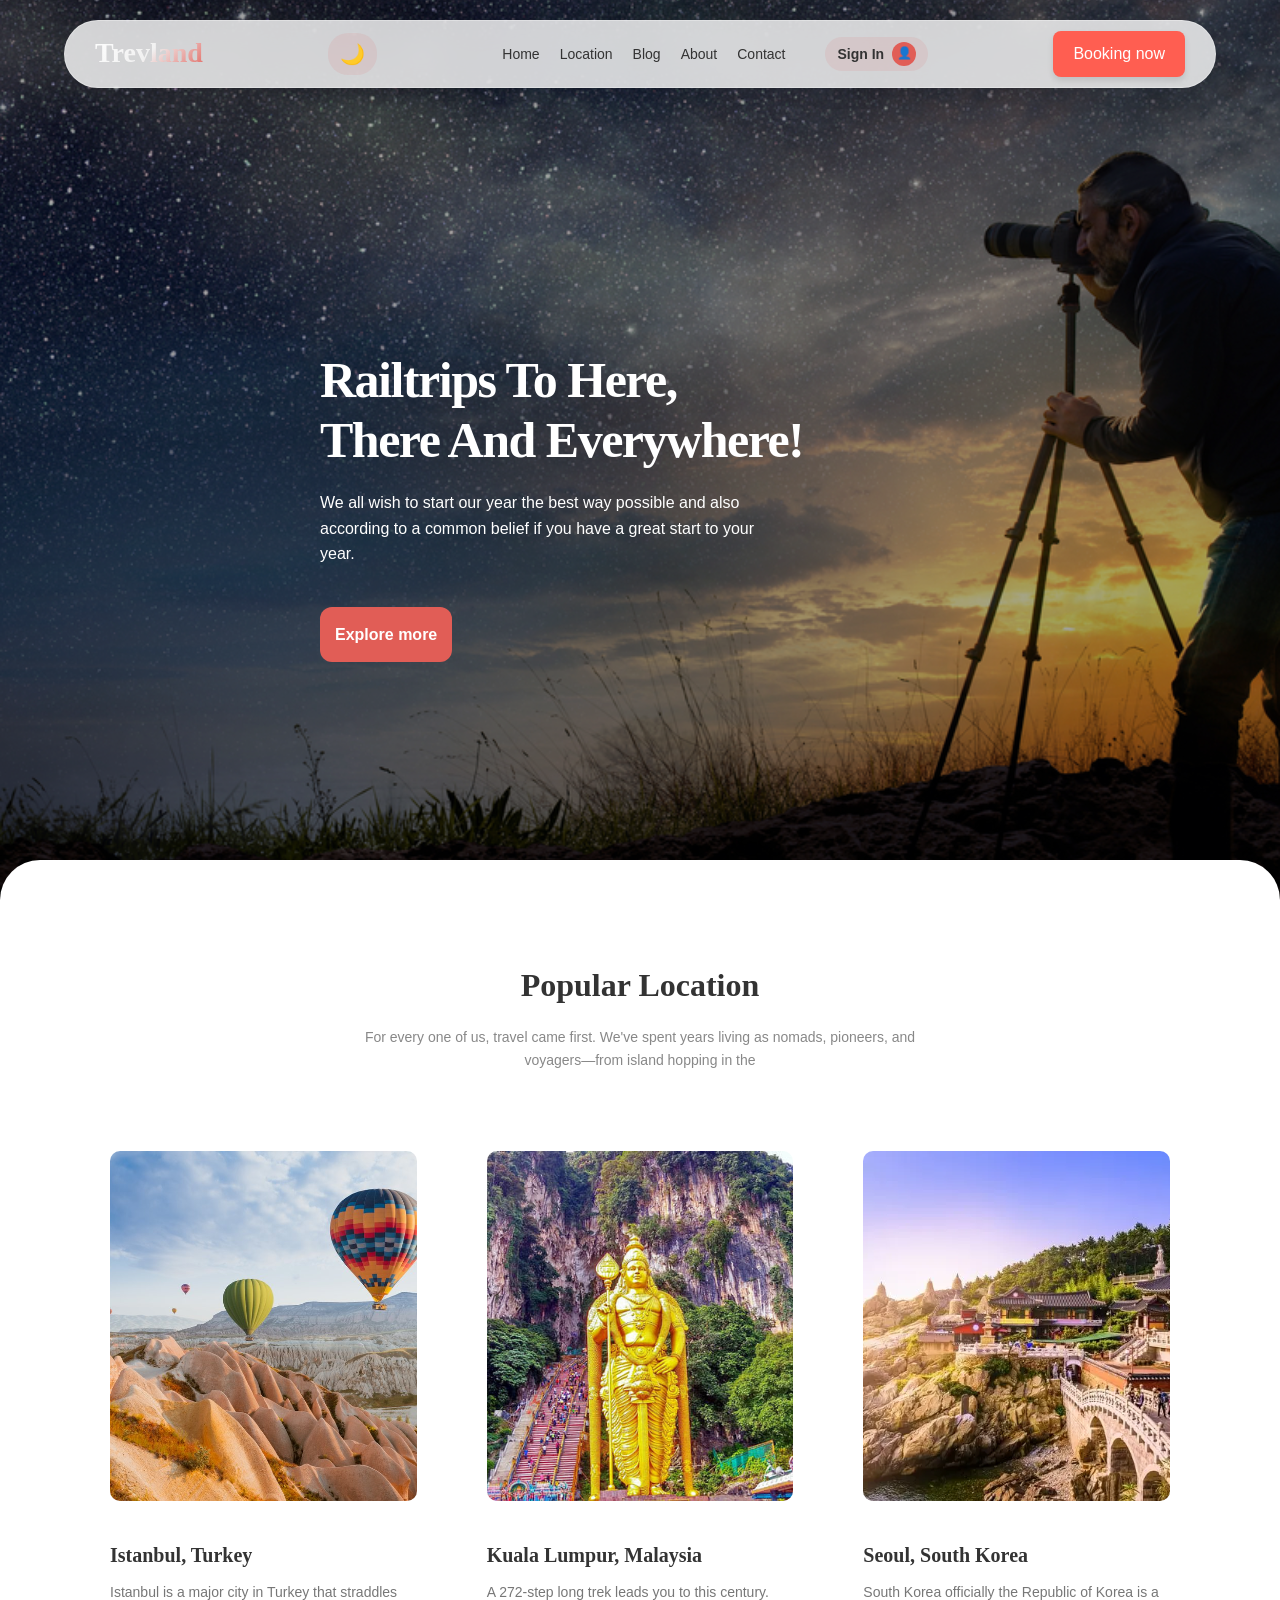
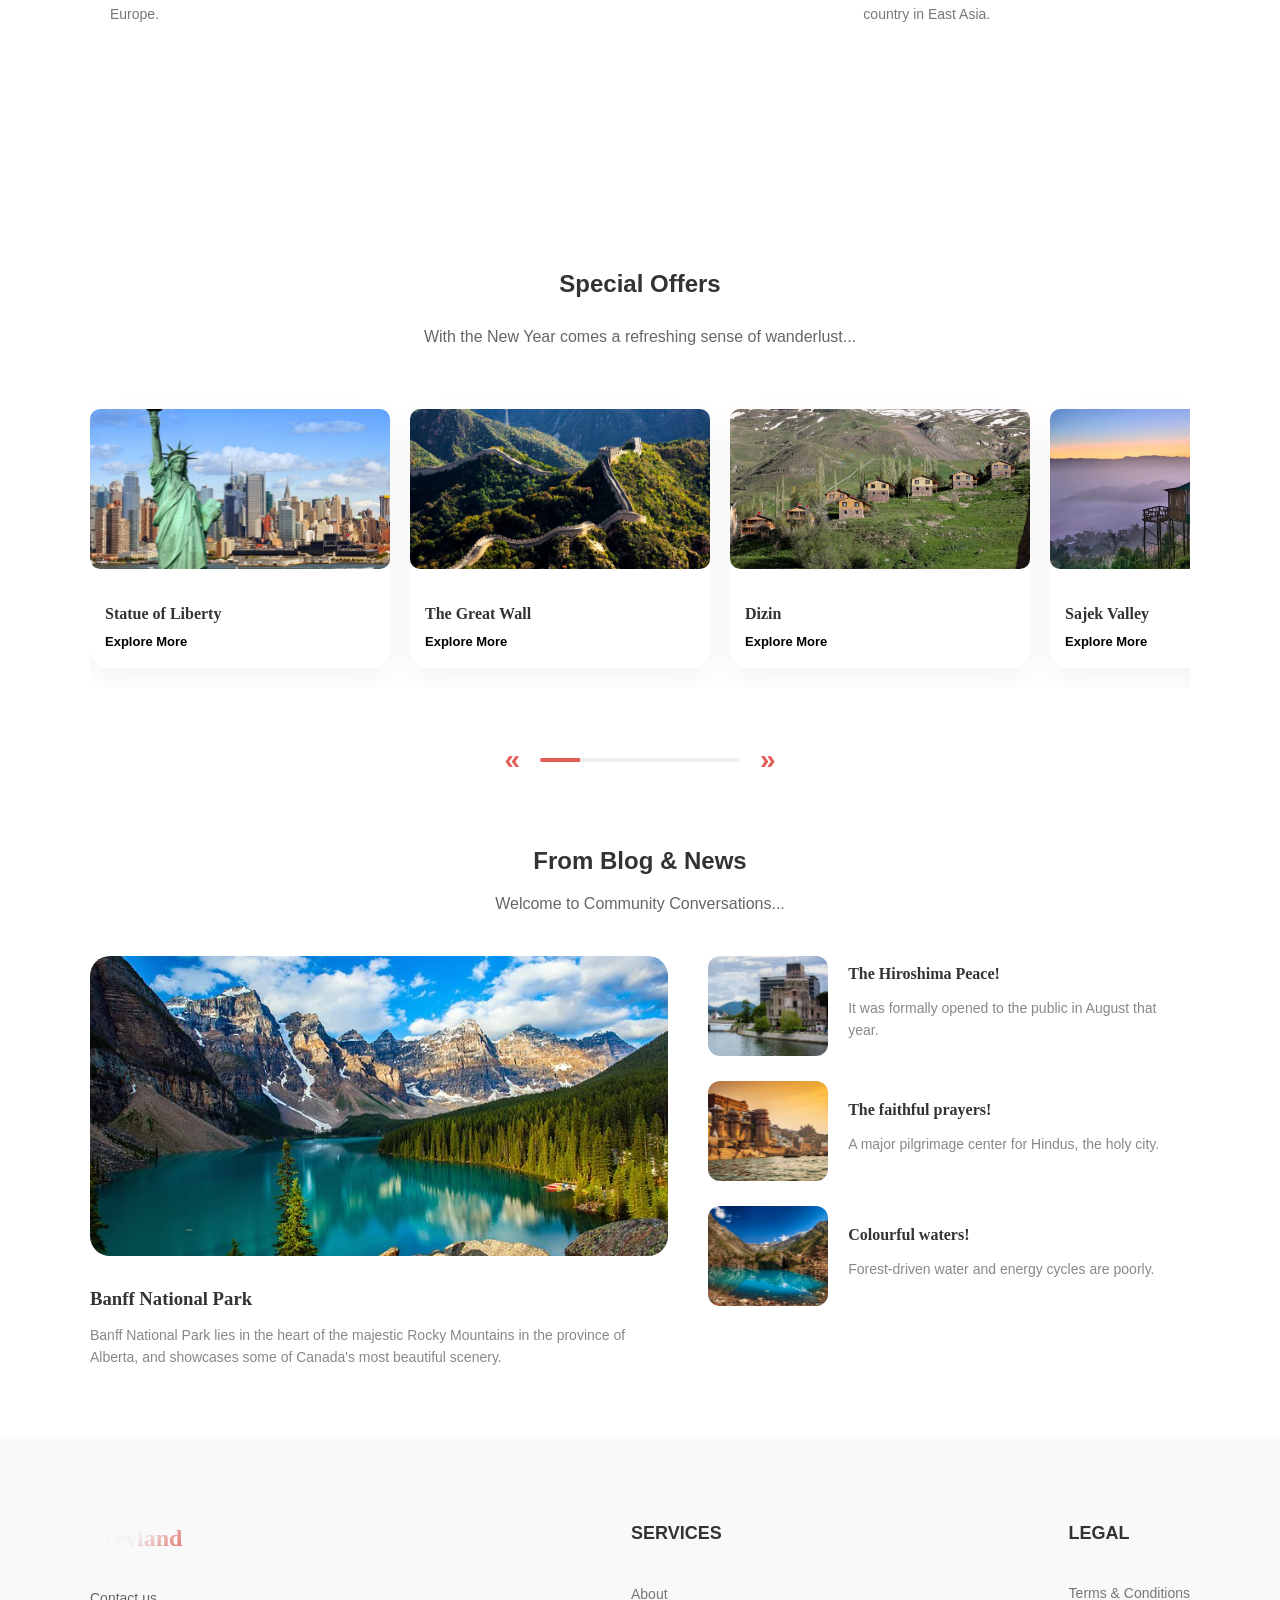
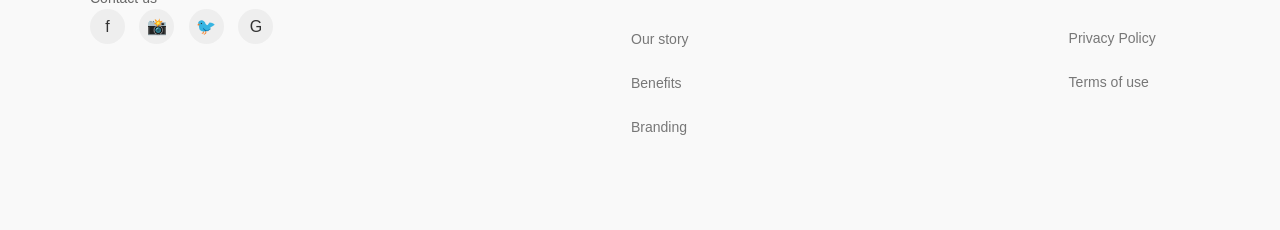
<file: index.html>
<!DOCTYPE html>
<html lang="en">
<head>
    <link rel="stylesheet" href="https://unpkg.com/aos@next/dist/aos.css" />
    <meta charset="UTF-8">
   <meta name="viewport" content="width=device-width, initial-scale=1.0">
    <title>Traveland - Your Journey Starts Here</title>
    <link rel="stylesheet" href="css/main.css">
</head>
<body>
        </header>
    <div class="header-wrapper">
    <header class="header-pill">
        <span id="hamburger-btn" style="cursor: pointer; font-size: 30px; color: white; display: none;">≡</span>
        <div class="logo">Trevland</div>
        <div id="main-user-btn">
    <span id="theme-toggle" style="cursor: pointer; font-size: 20px;">🌙</span>
</div>
        <nav>
            <ul>
                <li><a href="#home">Home</a></li>
                <li><a href="#location">Location</a></li>
                <li><a href="#blog-section">Blog</a></li>
                <li><a href="#footer">About</a></li>
                <li><a href="#footer">Contact</a></li>
                <li class="nav-user-item">
                    <a id="main-user-btn" onclick="gatekeeper(event)">
                        <span id="user-name-label">Sign In</span>
                        <div class="user-avatar-mini">👤</div>
                    </a>
                </li>
            </ul>
        </nav>

        <a href="booking.html" class="btn-top">Booking now</a>
    </header>
</div>

<style>
.header-wrapper {
    position: fixed;
    top: 20px; 
    left: 0;
    width: 100%;
    z-index: 9999;
    display: flex;
    justify-content: center; 
    pointer-events: none; 
}

.header-pill {
    pointer-events: auto; 
    display: flex;
    justify-content: space-between;
    align-items: center;
    width: 90%; 
    max-width: 1200px;
    padding: 10px 30px;
    background: rgba(255, 255, 255, 0.8); 
    backdrop-filter: blur(15px); 
    border: 1px solid rgba(255, 255, 255, 0.3);
    border-radius: 50px; 
    box-shadow: 0 10px 30px rgba(0, 0, 0, 0.1);
}

.header-pill nav ul {
    display: flex;
    list-style: none;
    gap: 20px;
    margin: 0;
    padding: 0;
    align-items: center;
}

.header-pill nav ul li a {
    text-decoration: none;
    color: #333;
    font-weight: 500;
    font-size: 14px;
    transition: 0.3s;
}

.header-pill nav ul li a:hover {
    color: #e15d56;
}

#main-user-btn {
    display: flex;
    align-items: center;
    gap: 8px;
    background: rgba(225, 93, 86, 0.1);
    padding: 5px 12px;
    border-radius: 20px;
    cursor: pointer;
}

.user-avatar-mini {
    background: #e15d56;
    color: white;
    width: 24px;
    height: 24px;
    border-radius: 50%;
    display: flex;
    align-items: center;
    justify-content: center;
    font-size: 12px;
}

#home {
    width: 100%;
    min-height: 100vh;
    display: flex;
    align-items: center;
    justify-content: flex-start;  
    position: relative;
    background: url('img/nebo.svg') center/cover no-repeat;
    padding-top: 120px;
    color: #fff;  
}

#home::before {
    content: "";
    position: absolute;
    inset: 0;
    background: rgba(0,0,0,0.35); 
    z-index: 0;
}

#home > * {
    position: relative;
    z-index: 1;
}

.container {
    max-width: 1140px;
    margin: 0 auto;    
    padding: 0 20px;   
    position: relative;
    z-index: 1;
}

.hero-content {
    max-width: 600px;
    text-align: left;
    margin: 0;
    padding-left: 40px; 
}

.hero-content h1,
.hero-content p {
    color: #fff; 
}

#home .container {
    margin-left: 260px;  
    margin-right: auto; 
}

body.dark-mode {
    background-color: #121212; 
    color: #ffffff;            
}
 
body.dark-mode section, 
body.dark-mode .container,
body.dark-mode div:not(.header-pill) { 
    background-color: transparent; 
}

body {
    transition: background-color 0.4s ease, color 0.4s ease;
}

.special-offers .explore-more {
    color: #000;
}

.btn-details {
    color: #000; 
    text-decoration: none;
    transition: 0.3s;
}

body.dark-mode .btn-details {
    color: #fff !important; 
}

body.dark-mode .offer-info h3 {
    color: #fff !important;
}
body.dark-mode .progress-bar {
    background: rgba(255, 255, 255, 0.1) !important; 
}

body.dark-mode .progress-fill {
    background: #e15d56 !important; 
    box-shadow: 0 0 10px #e15d56;    
}

body.dark-mode .prev-btn, 
body.dark-mode .next-btn {
    color: #e15d56 !important;
}
body.dark-mode .pagination-arrows {
    color: #e15d56;
}
body.dark-mode .header-pill {
    background: rgba(255, 255, 255, 0.15); 
    backdrop-filter: blur(15px); 
    border: 1px solid rgba(255, 255, 255, 0.3);
    box-shadow: 0 10px 30px rgba(0, 0, 0, 0.1);
}

body.dark-mode .header-pill nav ul li a {
    color: #fff; 
}

body.dark-mode footer.footer {
    background: #121212 !important; 
    color: #ffffff !important;
}

body.dark-mode .footer-brand p,
body.dark-mode .footer-links a {
    color: #ccc !important; 
}

body.dark-mode .footer-links h4 {
    color: #fff !important;
}

@media (max-width: 768px) {
    #home .container {
        margin-left: 20px; 
    }
}
@media (max-width: 768px) {
    
    .header-pill {
        width: 95% !important; 
        max-width: none;
        padding: 6px 15px !important; 
        border-radius: 40px; 
        top: 10px; 
        justify-content: space-between !important; 
    }

    .header-pill .logo {
        font-size: 15px !important;
        margin-right: 0px !important;
    }

    #theme-toggle {
        font-size: 14px !important;
        margin-right: 8px !important; 
    }

    .header-pill nav ul {
        gap: 5px !important; 
    }

    .header-pill nav ul li a {
        font-size: 10px !important;
        letter-spacing: 0;
    }

    .header-pill .btn-booking-p, 
    .header-pill .booking-btn {
        padding: 6px 12px !important; 
        font-size: 10px !important;    
        border-radius: 20px;
        margin-left: 0;
    }
}
@media (max-width: 768px) {
    .header-pill {
        position: fixed !important;
        top: 0 !important;
        left: 0 !important;
        width: 100% !important;
        height: 60px !important;
        background: #ffffff !important;
        display: flex !important;
        flex-direction: row !important;
        justify-content: space-between !important;
        align-items: center !important;
        padding: 0 15px !important;
        box-shadow: 0 2px 10px rgba(0,0,0,0.1) !important;
        border-radius: 0 !important;
        z-index: 3000;
        border: none !important;
    }

    body.dark-mode .header-pill {
        background: #1a1a1a !important;
    }

    .logo {
        font-size: 22px !important;
    font-weight: 700 !important;
        color: #111 !important;
        order: 1 !important; 
        letter-spacing: 0.5px;
    }

    body.dark-mode .logo { color: #fff !important; }

    #main-user-btn {
        display: flex !important;
        align-items: center !important;
        order: 2 !important;
        margin-left: auto !important; 
        margin-right: 10px !important;
    }

    #theme-toggle {
        font-size: 18px !important;
        color: #333 !important;
    }
    body.dark-mode #theme-toggle { color: #fff !important; }

    .btn-top {
        display: none !important;
        order: 3 !important;
        height: 30px !important;      
        padding: 0 12px !important;    
        font-size: 11px !important;
        background: #ff5a5f !important;
        color: white !important;
        border-radius: 6px !important;
        align-items: center !important;
        justify-content: center !important;
        margin-right: 10px !important;
        white-space: nowrap !important;
    }

    #hamburger-btn {
        display: block !important;
        order: 4 !important;
        font-size: 28px !important;
        color: #333 !important; 
        line-height: 1 !important;
    }
    body.dark-mode #hamburger-btn { color: #fff !important; }

    .header-pill nav {
        position: fixed !important;
        top: 60px !important;
        right: -100% !important;
        width: 100% !important; 
        height: calc(100vh - 60px) !important;
        background: #111 !important;
        display: flex !important;
        flex-direction: column !important;
        padding: 40px 20px !important;
        transition: 0.4s ease-in-out !important;
        z-index: 2500 !important;
    }

    /* Когда меню открыто (через JS) */
    .header-pill.mobile-active nav {
        right: 0 !important;
    }

    .header-pill nav ul {
        flex-direction: column !important;
        gap: 25px !important;
    }

    .header-pill nav ul li a {
        color: white !important;
        font-size: 18px !important;
        text-decoration: none !important;
    }


.nav-user-item {
    position: fixed !important;
    top: 8px !important;       /* выравнивание по header */
    right: 140px !important;     /* отступ от бургера */
    z-index: 4000 !important;
    display: block !important;
}

.nav-user-item a {
    display: flex !important;
    align-items: center;
    gap: 6px;
    font-size: 13px !important;
    padding: 7px 12px !important;
     background: #000000 !important; 
    color: #000000 !important;
    border-radius: 8px !important;
    text-decoration: none !important;
    line-height: 1 !important;
}

#main-user-btn {
    background: transparent !important;
    border: none !important;
    box-shadow: none !important;
}

.user-avatar-mini {
    font-size: 15px;
}

}

</style>
        </header>

      <main id="home" class="hero">
    <div class="container">
        <div class="hero-content">  
        <h1 data-aos="fade-right" data-aos-duration="1000">
            Railtrips To Here, <br>There And Everywhere!
        </h1>
        
        <p data-aos="fade-up" data-aos-delay="300" data-aos-duration="1000">
            We all wish to start our year the best way possible and also according to a common belief if you have a great start to your year.
        </p>
        
        <div data-aos="zoom-in" data-aos-delay="600" data-aos-duration="800">
            <a href="#offers" id="exploreHero" class="btn-main">Explore more</a>
    </div>
    </div>
</main>
    </div>

  <section class="main-content">
    <div class="container">
        <div id="location" class="popular-location" style="padding: 20px 0;">
            
            <div class="section-header" data-aos="fade-down" data-aos-duration="1000">
                <h2>Popular Location</h2>
                <p>For every one of us, travel came first. We've spent years living as nomads, pioneers, and<br>voyagers—from island hopping in the</p>
            </div>

            <div class="location-grid">
                <div class="location-card" data-aos="fade-right" data-aos-delay="100">
                    <img src="img/istanbul.svg" alt="Istanbul">
                    <h3>Istanbul, Turkey</h3>
                    <p>Istanbul is a major city in Turkey that straddles Europe.</p>
                </div>

                <div class="location-card" data-aos="fade-right" data-aos-delay="300">
                    <img src="img/kuala-lumpur.svg" alt="Kuala Lumpur">
                    <h3>Kuala Lumpur, Malaysia</h3>
                    <p>A 272-step long trek leads you to this century.</p>
                </div>

                <div class="location-card" data-aos="fade-right" data-aos-delay="500">
                    <img src="img/seoul.svg" alt="Seoul">
                    <h3>Seoul, South Korea</h3>
                    <p>South Korea officially the Republic of Korea is a country in East Asia.</p>
                </div>
            </div>
        </div>
    </div>
</section>
<section class="special-offers" id="offers" style="padding: 20px 0;">
    <div class="container">
        <h2 style="text-align: center; margin-bottom: 20px;" data-aos="fade-down">Special Offers</h2>
        <p style="text-align: center; color: #666; margin-bottom: 40px;" data-aos="fade-up" data-aos-delay="200">
            With the New Year comes a refreshing sense of wanderlust...
        </p>
        
        <div class="offers-slider">
            <div class="offer-card" data-aos="zoom-in-up" data-aos-delay="100">
                <img src="img/statue.svg" alt="USA"> 
                <div class="offer-info">
                    <h3>Statue of Liberty</h3>
                    <a href="tour-details.html?id=112" class="btn-details">Explore More</a>
                </div>
            </div>

            <div class="offer-card" data-aos="zoom-in-up" data-aos-delay="200">
                <img src="img/wall.svg" alt="China">
                <div class="offer-info">
                    <h3>The Great Wall</h3>
                    <a href="tour-details.html?id=121" class="btn-details">Explore More</a>
                </div>
            </div>

            <div class="offer-card" data-aos="zoom-in-up" data-aos-delay="300">
                <img src="img/dizin.svg" alt="Iran">
                <div class="offer-info">
                    <h3>Dizin</h3>
                    <a href="tour-details.html?id=110" class="btn-details">Explore More</a>
                </div>
            </div>

            <div class="offer-card" data-aos="zoom-in-up" data-aos-delay="400">
                <img src="img/sajek.svg" alt="Bangladesh">
                <div class="offer-info">
                    <h3>Sajek Valley</h3>
                    <a href="tour-details.html?id=133" class="btn-details">Explore More</a>
                </div>
            </div>

            <div class="offer-card" data-aos="zoom-in-up" data-aos-delay="500">
                <img src="img/osaka.svg" alt="Japan">
                <div class="offer-info">
                    <h3>Osaka Castle</h3>
                    <a href="tour-details.html?id=175" class="btn-details">Explore More</a>
                </div>
            </div>
        </div>
    </div>
</section>

        <div class="slider-controls">
            <span class="prev-btn">«</span>
            <div class="progress-bar">
                <div class="progress-fill" id="specialProgress"></div>
            </div>
            <span class="next-btn">»</span>
        </div>
    </div>
</section>

          <section class="blog" style="padding: 60px 0;" id="blog-section">
    <div class="container">
        <h2 style="text-align: center; margin-bottom: 10px;" data-aos="fade-down">From Blog & News</h2>
        <p style="text-align: center; color: #666; margin-bottom: 40px;" data-aos="fade-up" data-aos-delay="100">Welcome to Community Conversations...</p>
        
        <div class="blog-grid">
            <div class="blog-left" data-aos="fade-right" data-aos-duration="1000">
                <img src="img/banff.svg" alt="Banff">
                <h3>Banff National Park</h3>
                <p>Banff National Park lies in the heart of the majestic Rocky Mountains in the province of Alberta, and showcases some of Canada's most beautiful scenery.</p>
            </div>

            <div class="blog-right">
                <div class="blog-item" data-aos="fade-left" data-aos-delay="200">
                    <img src="img/hiroshima.svg" alt="">
                    <div class="text">
                        <h4>The Hiroshima Peace!</h4>
                        <p>It was formally opened to the public in August that year.</p>
                    </div>
                </div>

                <div class="blog-item" data-aos="fade-left" data-aos-delay="400">
                    <img src="img/prayers.svg" alt="">
                    <div class="text">
                        <h4>The faithful prayers!</h4>
                        <p>A major pilgrimage center for Hindus, the holy city.</p>
                    </div>
                </div>

                <div class="blog-item" data-aos="fade-left" data-aos-delay="600">
                    <img src="img/waters.svg" alt="">
                    <div class="text">
                        <h4>Colourful waters!</h4>
                        <p>Forest-driven water and energy cycles are poorly.</p>
                    </div>
                </div>
            </div>
        </div>
    </div>
</section>

    <footer id="footer" class="footer" style="padding: 80px 0; background: #f9f9f9;">
    <div class="container footer-content">
        <div class="footer-brand" data-aos="fade-up" data-aos-delay="100">
            <div class="logo" style="font-size: 24px; font-weight: bold; margin-bottom: 20px;">Trevland</div>
            <p>Contact us</p>
            <div class="socials">
                <span class="soc-icon">f</span> 
                <span class="soc-icon">📸</span> 
                <span class="soc-icon">🐦</span> 
                <span class="soc-icon">G</span>
            </div>
        </div>

        <div class="footer-links" data-aos="fade-up" data-aos-delay="200">
            <h4>Services</h4>
            <a href="#">About</a> 
            <a href="#">Our story</a> 
            <a href="#">Benefits</a> 
            <a href="#">Branding</a>
        </div>

        <div class="footer-links" data-aos="fade-up" data-aos-delay="300">
            <h4>Legal</h4>
            <a href="#">Terms & Conditions</a> 
            <a href="#">Privacy Policy</a> 
            <a href="#">Terms of use</a>
        </div>
    </div>
</footer>

<script>
document.addEventListener('DOMContentLoaded', () => { 
    const destinationSelect = document.getElementById('destination');
    const travelersInput = document.getElementById('travelers');
    const departureInput = document.getElementById('departureDate');
    const returnInput = document.getElementById('returnDate');
    const totalAmountDisplay = document.getElementById('totalAmount');
    const bookingForm = document.getElementById('bookingForm');
    const modal = document.getElementById('modalOverlay');

    const slider = document.querySelector('.offers-slider');
    const progressBar = document.querySelector('.progress-bar');
    const progressFill = document.querySelector('.progress-fill');
    const nextBtn = document.querySelector('.next-btn');
    const prevBtn = document.querySelector('.prev-btn');

    function calculateTotal() {
        if (!destinationSelect || !totalAmountDisplay) return;

        const pricePerWeek = parseInt(destinationSelect.value) || 0;
        const count = parseInt(travelersInput.value) || 1;
        let weeks = 1;

        if (departureInput.value && returnInput.value) {
            const start = new Date(departureInput.value);
            const end = new Date(returnInput.value);
            const diffTime = end - start;
            const diffDays = Math.ceil(diffTime / (1000 * 60 * 60 * 24));
            
            if (diffDays > 0) {
                weeks = Math.ceil(diffDays / 7); 
            }
        }
        
        const total = pricePerWeek * count * weeks;
        totalAmountDisplay.innerText = total.toLocaleString();
    }

    if (destinationSelect) {
        [destinationSelect, travelersInput, departureInput, returnInput].forEach(el => {
            if (el) {
                el.addEventListener('input', calculateTotal);
                el.addEventListener('change', calculateTotal);
            }
        });
    }

    if (slider && progressFill) {
        let isDragging = false;

        const syncThumb = () => {
            const scrollTotal = slider.scrollWidth - slider.clientWidth;
            if (scrollTotal <= 0) return;
            const percent = slider.scrollLeft / scrollTotal;
            const maxLeft = progressBar.clientWidth - progressFill.offsetWidth;
            progressFill.style.left = (percent * maxLeft) + 'px';
        };

        const moveSlider = (x) => {
            const rect = progressBar.getBoundingClientRect();
            let position = x - rect.left - (progressFill.offsetWidth / 2);
            const maxLeft = rect.width - progressFill.offsetWidth;

            if (position < 0) position = 0;
            if (position > maxLeft) position = maxLeft;

            progressFill.style.left = position + 'px';
            const percent = position / maxLeft;
            slider.scrollLeft = percent * (slider.scrollWidth - slider.clientWidth);
        };

        progressFill.addEventListener('mousedown', () => isDragging = true);
        window.addEventListener('mousemove', (e) => { if (isDragging) moveSlider(e.clientX); });
        window.addEventListener('mouseup', () => isDragging = false);

        if (nextBtn) nextBtn.onclick = () => slider.scrollBy({ left: 300, behavior: 'smooth' });
        if (prevBtn) prevBtn.onclick = () => slider.scrollBy({ left: -300, behavior: 'smooth' });
        
        slider.addEventListener('scroll', syncThumb);
    }

    if (bookingForm) {
        bookingForm.addEventListener('submit', (e) => {
            e.preventDefault();
            if (modal) modal.style.display = 'flex';
        });
    }
});

function closeModal() {
    document.getElementById('custom-alert').style.display = 'none';
    const modal = document.getElementById('modalOverlay');
    const form = document.getElementById('bookingForm');
    const totalAmountDisplay = document.getElementById('totalAmount');
    
    if (modal) modal.style.display = 'none';
    if (form) form.reset();
    if (totalAmountDisplay) totalAmountDisplay.innerText = '0';
}
    const slider = document.querySelector('.offers-grid');
    const progress = document.getElementById('specialProgress');

    if (slider && progress) {
        slider.addEventListener('scroll', () => {
            const maxScroll = slider.scrollWidth - slider.clientWidth;
            const scrollValue = (slider.scrollLeft / maxScroll) * 160; 
            progress.style.left = scrollValue + "px";
        });
    }

    document.addEventListener('DOMContentLoaded', () => {
    const heroBtn = document.querySelector('a[href="#offers"]');
    if (heroBtn) {
        heroBtn.addEventListener('click', function(e) {
            e.preventDefault();
            const target = document.getElementById('offers');
            if (target) {
                target.scrollIntoView({ behavior: 'smooth' });
            }
        });
    }

    const slider = document.querySelector('.offers-grid');
    const progress = document.getElementById('specialProgress');
    const prev = document.querySelector('.slider-controls span:first-child');
    const next = document.querySelector('.slider-controls span:last-child');

    if (slider && progress) {
        const updateProgress = () => {
            const maxScroll = slider.scrollWidth - slider.clientWidth;
            const scrollPos = (slider.scrollLeft / maxScroll) * 160;
            progress.style.transform = `translateX(${scrollPos}px)`;
        };

        slider.addEventListener('scroll', updateProgress);

        if (next && prev) {
            next.onclick = () => slider.scrollBy({ left: 350, behavior: 'smooth' });
            prev.onclick = () => slider.scrollBy({ left: -350, behavior: 'smooth' });
        }
    }
});
document.addEventListener('DOMContentLoaded', () => {
    const slider = document.querySelector('.offers-slider');
    const progress = document.getElementById('specialProgress');
    const track = document.querySelector('.progress-bar');
    const prev = document.querySelector('.prev-btn');
    const next = document.querySelector('.next-btn');

    if (slider && progress && track) {
        slider.addEventListener('scroll', () => {
    const maxScroll = slider.scrollWidth - slider.clientWidth;
    if (maxScroll <= 0) return;

    const percentage = slider.scrollLeft / maxScroll;
    
    const availableSpace = track.clientWidth - progress.clientWidth;
    
    let moveX = percentage * availableSpace;
    moveX = Math.max(0, Math.min(moveX, availableSpace));
    
    progress.style.transform = `translateX(${moveX}px)`;
});

        next.onclick = () => slider.scrollBy({ left: 350, behavior: 'smooth' });
        prev.onclick = () => slider.scrollBy({ left: -350, behavior: 'smooth' });
    }

    const heroBtn = document.querySelector('a[href="#offers"]');
    if (heroBtn) {
        heroBtn.onclick = (e) => {
            e.preventDefault();
            document.getElementById('offers').scrollIntoView({ behavior: 'smooth' });
        };
    }
});
function gatekeeper(e) {
    if (e) e.preventDefault();
    const status = localStorage.getItem('isLoggedIn');
    
    if (status === 'true') {
        window.location.href = 'profile.html';
    } else {
        const modal = document.getElementById('auth-modal');
        if (modal) modal.style.display = 'block';
    }
}

function openAuth() {
    const modal = document.getElementById('auth-modal');
    if (modal) {
        modal.style.display = 'block';
        console.log("Модалка открыта");
    } else {
        console.error("Ошибка: Модалка с id 'auth-modal' не найдена в HTML!");
    }
}

function updateNavbar() {
    const isLoggedIn = localStorage.getItem('isLoggedIn');
    const label = document.getElementById('user-name-label');
    const icon = document.querySelector('.user-avatar-mini');
    
    if (label && icon) {
        if (isLoggedIn === 'true') {
            const user = JSON.parse(localStorage.getItem('user'));
            if (user && user.name) {
                label.innerText = user.name.split(' ')[0]; 
                icon.innerHTML = '✓'; 
                icon.style.background = '#4CAF50'; 
            }
        } else {
            label.innerText = 'Sign In';
            icon.innerHTML = '👤';
            icon.style.background = '#e15d56';
        }
    }
}

window.addEventListener('load', updateNavbar);
document.getElementById('main-user-btn').addEventListener('click', function(e) {
    e.preventDefault(); 
    const isLoggedIn = localStorage.getItem('isLoggedIn');
    console.log("Статус входа:", isLoggedIn); 

    if (isLoggedIn === 'true') {
        console.log("Переходим в профиль...");
    
        window.location.href = './profile.html'; 
    } else {
        console.log("Открываем окно входа...");
        openAuth(); 
    }
});
</script>
<script src="https://unpkg.com/aos@next/dist/aos.js"></script>
<script>
  AOS.init({
    duration: 1000, 
    once: true,   
  });
  document.getElementById('main-user-btn').onclick = function() {
    const status = localStorage.getItem('isLoggedIn');
    
    if (status === 'true') {
        window.location.assign('profile.html'); 
    } else {
        openAuth(); 
    }
};
function gatekeeper(event) {
    if (event) event.preventDefault();
    alert("Кнопка нажата! Сейчас проверю вход..."); 

    const status = localStorage.getItem('isLoggedIn');

    if (status === 'true') {
        window.location.href = 'profile.html';
    } else {
        const modal = document.getElementById('auth-modal');
        if (modal) {
            modal.style.display = 'block';
        } else {
            alert("Ошибка: Не нашел модальное окно с id='auth-modal'");
        }
    }
}
function validateAndRegister() {
    const errors = document.querySelectorAll('#auth-modal small');
    errors.forEach(err => err.style.display = 'none');

    const fname = document.getElementById('reg-fname').value.trim();
    const lname = document.getElementById('reg-lname').value.trim();
    const email = document.getElementById('reg-email').value.trim();
    const phone = document.getElementById('reg-phone').value.trim();

    let isValid = true;

    if (fname.length < 2) { document.getElementById('error-fname').style.display = 'block'; isValid = false; }
    if (lname.length < 2) { document.getElementById('error-lname').style.display = 'block'; isValid = false; }

    const emailPattern = /^[^\s@]+@[^\s@]+\.[^\s@]+$/;
    if (!emailPattern.test(email)) {
        document.getElementById('error-email').style.display = 'block';
        isValid = false;
    }

    const phoneDigits = phone.replace(/\D/g, ''); 
    if (phoneDigits.length < 10) {
        document.getElementById('error-phone').style.display = 'block';
        isValid = false;
    }

  if (isValid) {
        const userData = {
            name: fname + ' ' + lname,
            email: email,
            phone: phone,
            isLoggedIn: 'true'
        };
        localStorage.setItem('user', JSON.stringify(userData));
        localStorage.setItem('isLoggedIn', 'true');
        alert("Welcome, " + fname + "!");
        setTimeout(() => {
            window.location.href = 'profile.html'; 
        }, 2000);
    }
}
window.alert = function(message) {
    const modal = document.getElementById('custom-alert');
    const text = document.getElementById('modal-message');
    if (modal && text) {
        text.innerText = message;
        modal.style.display = 'flex';
    }
};
function handleSignUp(event) {
    if (event) event.preventDefault(); 
    
    const name = document.getElementById('signup-name').value;
    alert("Welcome, " + name + "!"); 
    setTimeout(() => {
        window.location.href = 'profile.html'; 
    }, 2000);
}

const themeBtn = document.getElementById('theme-toggle');
    const body = document.body;
    if (localStorage.getItem('theme') === 'dark') {
        body.classList.add('dark-mode');
        if (themeBtn) themeBtn.innerText = '☀️';
    }

    if (themeBtn) {
        themeBtn.addEventListener('click', function(e) {
            e.stopPropagation();
            
            body.classList.toggle('dark-mode');
            if (body.classList.contains('dark-mode')) {
                localStorage.setItem('theme', 'dark'); 
                themeBtn.innerText = '☀️';
            } else {
                localStorage.setItem('theme', 'light'); 
                themeBtn.innerText = '🌙';
            }
        });
    }

const burger = document.getElementById('hamburger-btn');
const headerPill = document.querySelector('.header-pill');

burger.addEventListener('click', () => {
    headerPill.classList.toggle('mobile-active');
});

</script>
<div id="auth-modal" style="display:none; position:fixed; z-index:9999; left:0; top:0; width:100%; height:100%; background:rgba(0,0,0,0.8); backdrop-filter:blur(10px);">
    <div style="background:white; color:#333; margin:8% auto; padding:40px; width:90%; max-width:400px; border-radius:30px; position:relative;">
        <span onclick="document.getElementById('auth-modal').style.display='none'" style="position:absolute; right:20px; top:10px; font-size:30px; cursor:pointer;">&times;</span>
        
        <div id="signup-section">
            <h2 style="text-align:center; margin-bottom:20px;">Create Profile</h2>
            
            <div style="margin-bottom: 15px;">
                <input type="text" id="reg-fname" placeholder="First Name" style="width:100%; padding:12px; border:1px solid #ddd; border-radius:10px; box-sizing: border-box;">
                <small id="error-fname" style="color:red; display:none;">Введите имя</small>
            </div>

            <div style="margin-bottom: 15px;">
                <input type="text" id="reg-lname" placeholder="Last Name" style="width:100%; padding:12px; border:1px solid #ddd; border-radius:10px; box-sizing: border-box;">
                <small id="error-lname" style="color:red; display:none;">Введите фамилию</small>
            </div>

            <div style="margin-bottom: 15px;">
                <input type="email" id="reg-email" placeholder="Email (example@mail.com)" style="width:100%; padding:12px; border:1px solid #ddd; border-radius:10px; box-sizing: border-box;">
                <small id="error-email" style="color:red; display:none;">Некорректный email</small>
            </div>

            <div style="margin-bottom: 20px;">
                <input type="tel" id="reg-phone" placeholder="Phone (+7...)" style="width:100%; padding:12px; border:1px solid #ddd; border-radius:10px; box-sizing: border-box;">
                <small id="error-phone" style="color:red; display:none;">Нужен номер (минимум 10 цифр)</small>
            </div>
            
            <button onclick="validateAndRegister(event)" style="width:100%; padding:15px; background:#e15d56; color:white; border:none; border-radius:10px; font-weight:600; cursor:pointer; margin-bottom: 15px;">Sign Up</button>
            <p style="text-align:center; font-size:14px;">Already have an account? <a href="#" onclick="switchAuth(event, 'login')" style="color:#e15d56; text-decoration:none; font-weight:600;">Log In</a></p>
        </div>

        <div id="login-section" style="display:none;">
            <h2 style="text-align:center; margin-bottom:20px;">Welcome Back</h2>
            
            <div style="margin-bottom: 15px;">
                <input type="text" id="log-user" placeholder="Email or Phone" style="width:100%; padding:12px; border:1px solid #ddd; border-radius:10px; box-sizing: border-box;">
            </div>

            <div style="margin-bottom: 20px;">
                <input type="password" id="log-pass" placeholder="Password" style="width:100%; padding:12px; border:1px solid #ddd; border-radius:10px; box-sizing: border-box;">
            </div>
            
            <button onclick="loginUser(event)" style="width:100%; padding:15px; background:#e15d56; color:white; border:none; border-radius:10px; font-weight:600; cursor:pointer; margin-bottom: 15px;">Log In</button>
            <p style="text-align:center; font-size:14px;">New here? <a href="#" onclick="switchAuth(event, 'signup')" style="color:#e15d56; text-decoration:none; font-weight:600;">Create Account</a></p>
        </div>
    </div>
</div>
<div id="custom-alert" style="display:none; position:fixed; z-index:999999; left:0; top:0; width:100%; height:100%; background:rgba(0,0,0,0.8); backdrop-filter:blur(10px); align-items:center; justify-content:center;">
    <div style="background:#1a1a1a; color:white; padding:35px; width:90%; max-width:400px; border-radius:25px; border:2px solid #fca311; text-align:center; box-shadow: 0 10px 40px rgba(0,0,0,0.6);">
        <div id="modal-icon" style="font-size:45px; margin-bottom:15px;">✨</div>
        <h3 id="modal-title" style="margin-bottom:10px; color:#fca311;">System Message</h3>
        <p id="modal-message" style="font-size:17px; margin-bottom:25px; line-height:1.4;"></p>
        
        <input type="password" id="modal-input" style="display:none; width:100%; padding:12px; margin-bottom:20px; background:rgba(255,255,255,0.1); border:1px solid #fca311; border-radius:10px; color:white;">

        <div style="display:flex; gap:10px;">
            <button type="button" id="btn-modal-confirm" onclick="closeModal()" style="flex:1; padding:14px; background:#fca311; border:none; border-radius:12px; color:black; font-weight:bold; cursor:pointer;">OK</button>
        </div>
    </div>
</div>
</body>
</html>
</file>
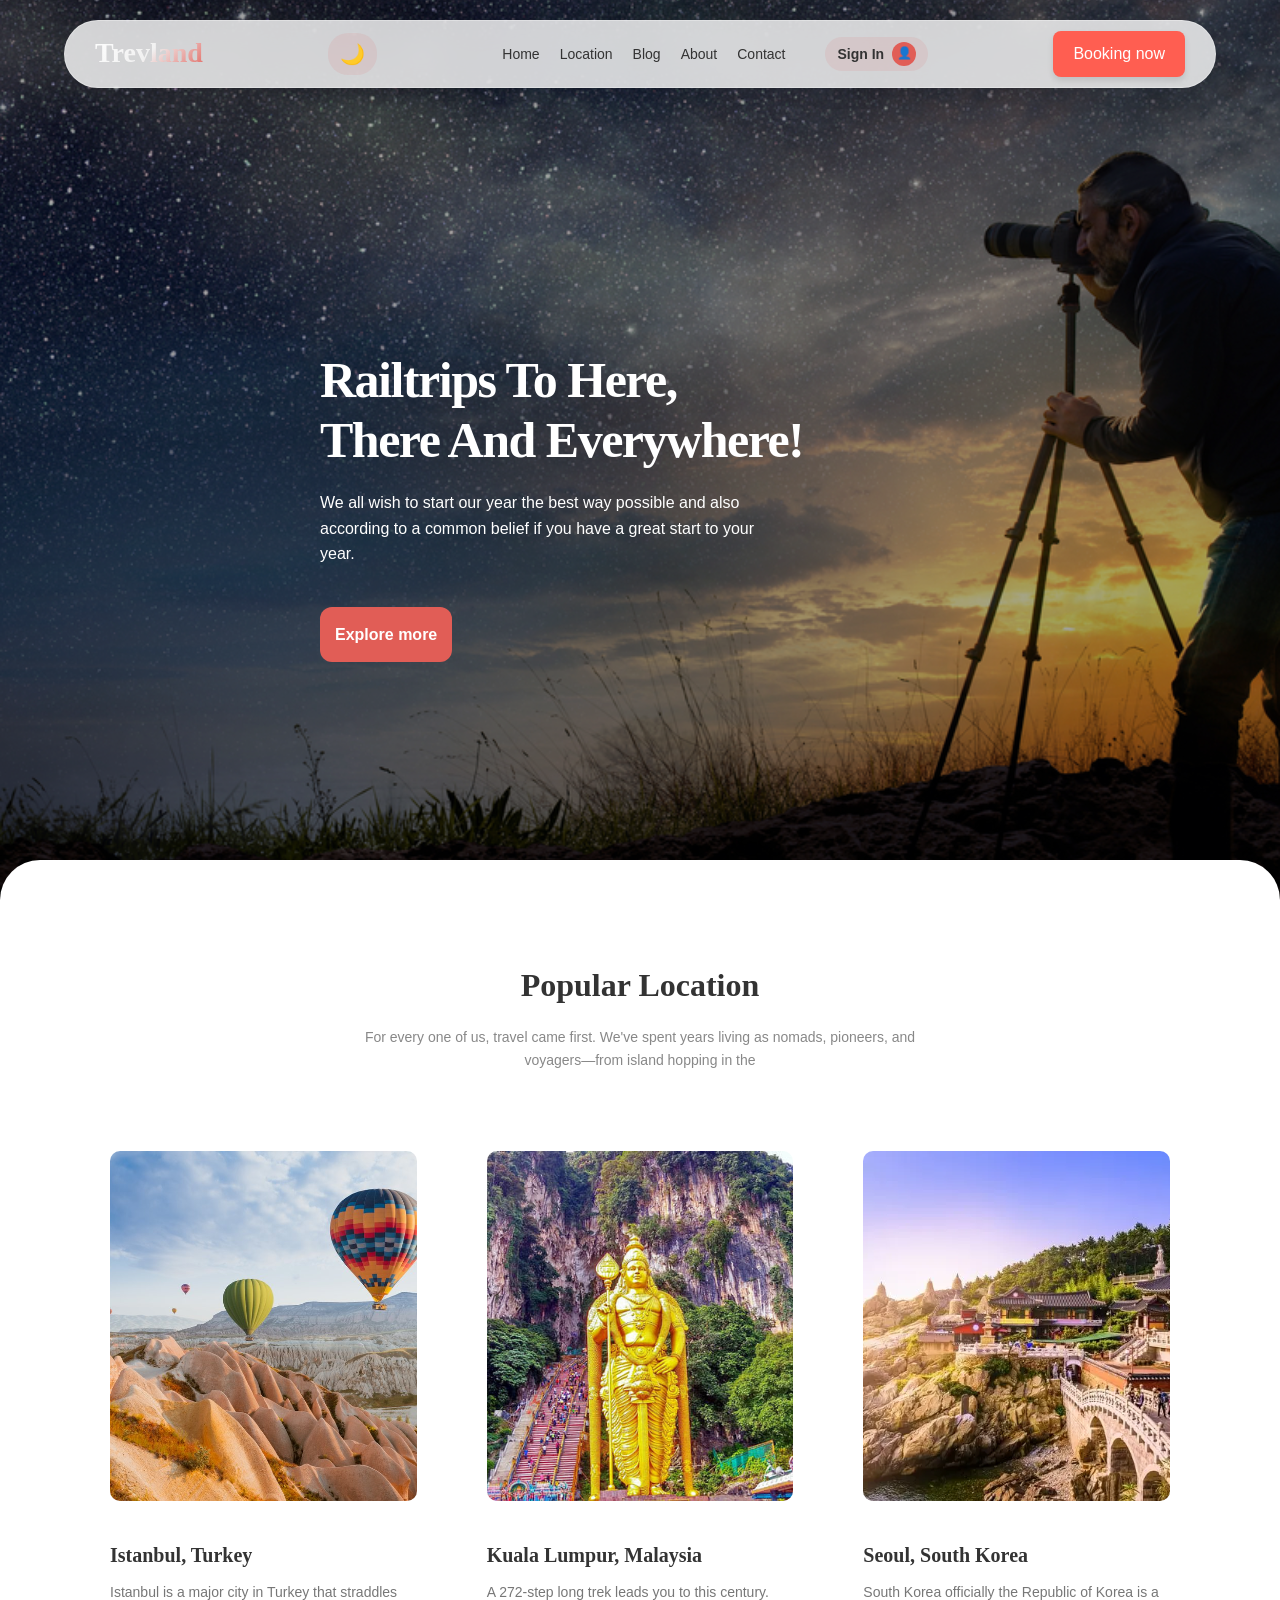
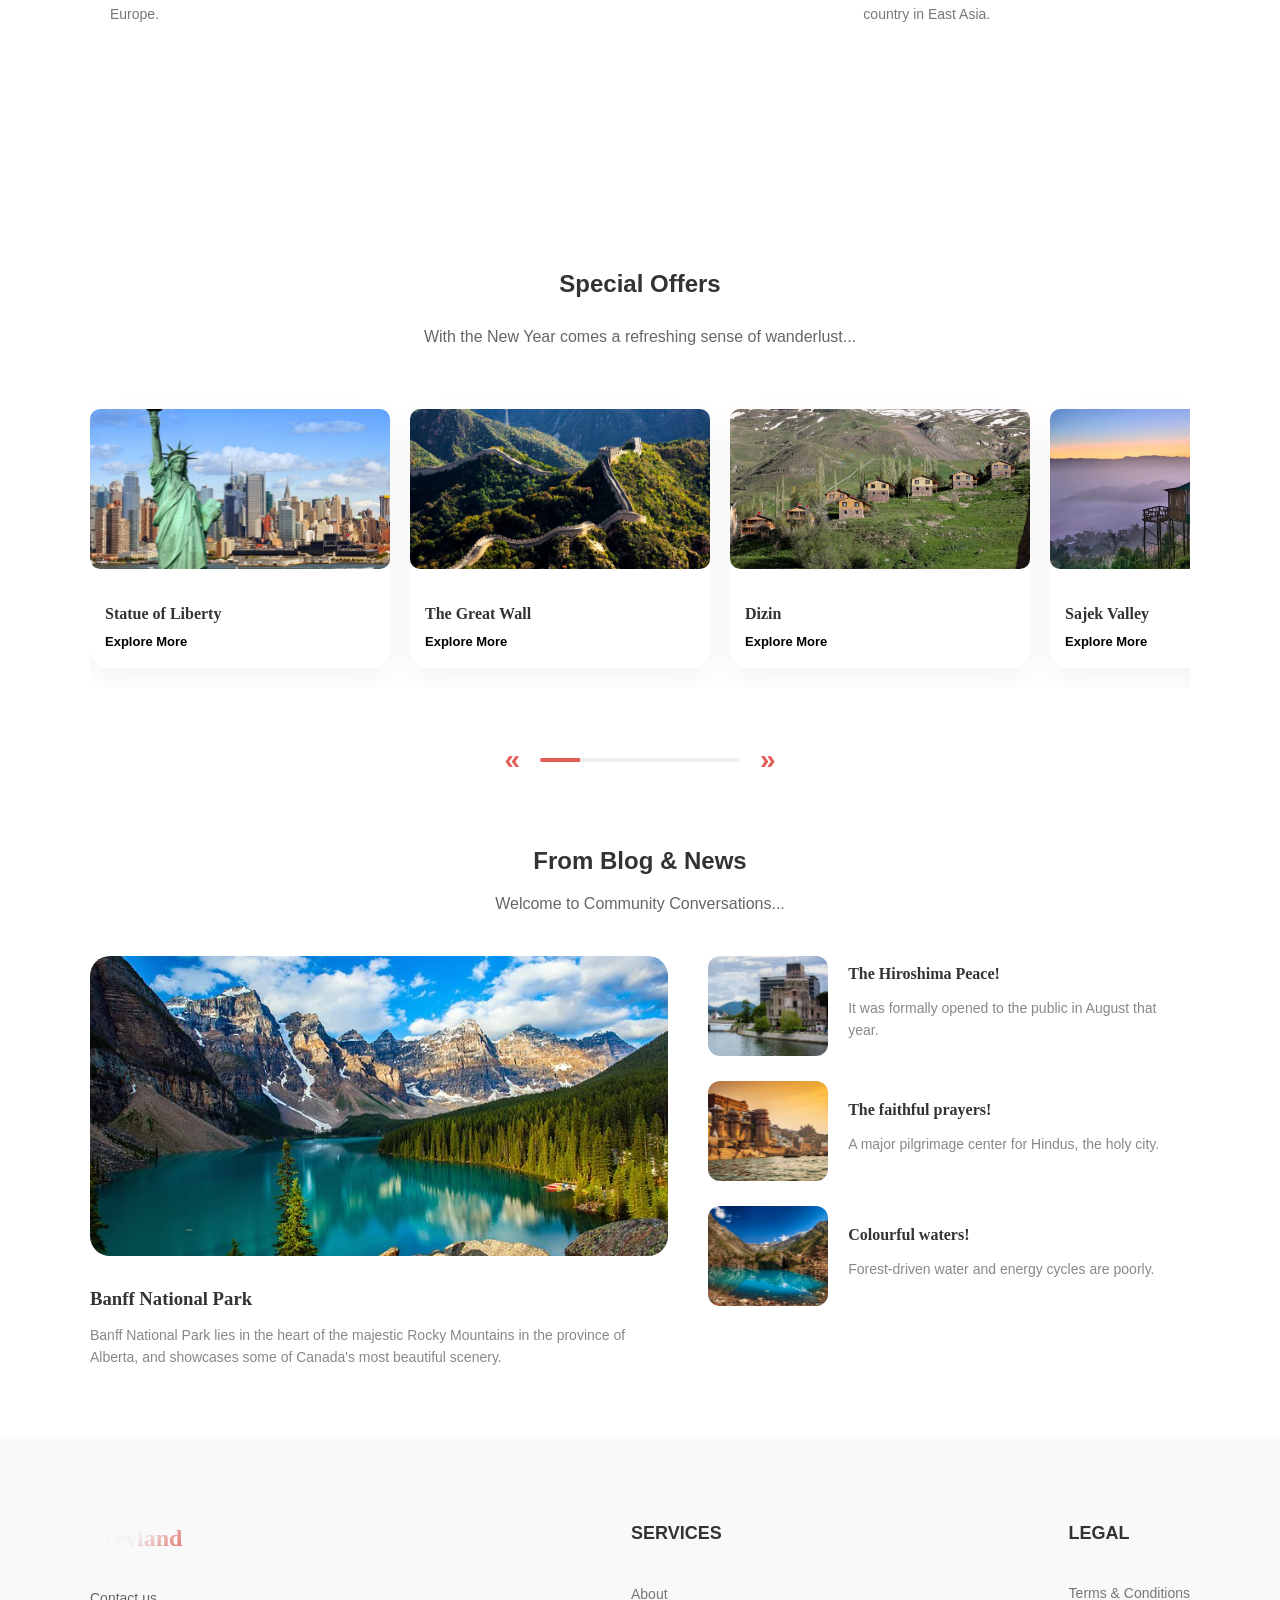
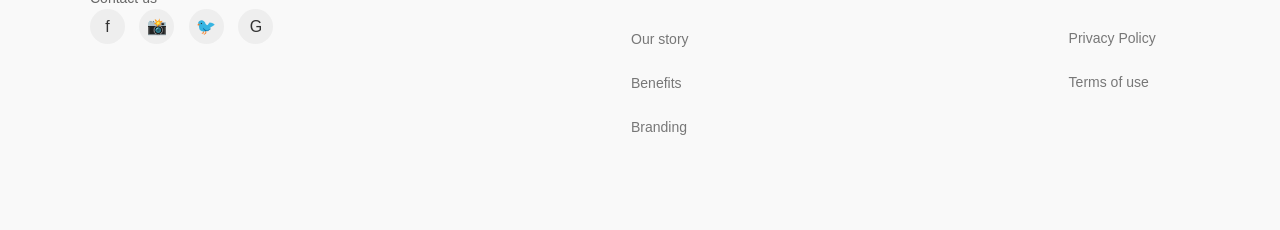
<file: profile.html>
<!DOCTYPE html>
<html lang="en">
<head>
    <meta charset="UTF-8">
    <meta name="viewport" content="width=device-width, initial-scale=1.0">
    <title>My Account | Trevland</title>
    <link href="https://fonts.googleapis.com/css2?family=Gelasio:wght@700&family=Poppins:wght@400;600&display=swap" rel="stylesheet">
    <link href="https://unpkg.com/aos@2.3.1/dist/aos.css" rel="stylesheet">
    
    <style>
        * { margin: 0; padding: 0; box-sizing: border-box; }
        
        body {
            font-family: 'Poppins', sans-serif;
            background: linear-gradient(rgba(0,0,0,0.5), rgba(0,0,0,0.5)), url('img/nebo.svg') center/cover no-repeat;
            min-height: 100vh;
            display: flex;
            align-items: center;
            justify-content: center;
            color: #fff;
        }

        .profile-container {
            background: rgba(255, 255, 255, 0.1);
            backdrop-filter: blur(15px);
            border: 1px solid rgba(255, 255, 255, 0.2);
            padding: 50px;
            border-radius: 40px;
            width: 100%;
            max-width: 500px;
            text-align: center;
            box-shadow: 0 25px 50px rgba(0,0,0,0.3);
        }

        .avatar-large {
            width: 100px;
            height: 100px;
            background: #e15d56;
            border-radius: 50%;
            margin: 0 auto 20px;
            display: flex;
            align-items: center;
            justify-content: center;
            font-size: 40px;
            border: 4px solid rgba(255,255,255,0.3);
            box-shadow: 0 0 20px rgba(225, 93, 86, 0.5);
        }

        h1 { font-family: 'Gelasio', serif; font-size: 32px; margin-bottom: 5px; }
        .email-label { opacity: 0.7; font-size: 14px; margin-bottom: 30px; }

        .stats {
            display: flex;
            justify-content: space-around;
            margin-bottom: 30px;
            padding: 20px 0;
            border-top: 1px solid rgba(255,255,255,0.1);
            border-bottom: 1px solid rgba(255,255,255,0.1);
        }

        .stat-item h3 { color: #e15d56; font-size: 20px; }
        .stat-item p { font-size: 12px; opacity: 0.8; }

        .btn-group { display: flex; flex-direction: column; gap: 15px; }

        .btn-profile {
            padding: 12px;
            border-radius: 12px;
            border: none;
            cursor: pointer;
            font-weight: 600;
            transition: 0.3s;
            text-decoration: none;
        }

        .btn-home { background: #fff; color: #333; }
        .btn-home:hover { background: #e15d56; color: #fff; }

        .btn-logout { background: transparent; border: 1px solid #e15d56; color: #e15d56; }
        .btn-logout:hover { background: #e15d56; color: #fff; }

        .profile-dashboard {
    display: flex;
    background: rgba(255, 255, 255, 0.05);
    backdrop-filter: blur(15px);
    border-radius: 24px;
    border: 1px solid rgba(255, 255, 255, 0.1);
    width: 90%;
    max-width: 1000px;
    min-height: 500px;
    overflow: hidden;
    color: white;
}

.profile-sidebar {
    width: 250px;
    background: rgba(0, 0, 0, 0.2);
    padding: 30px 20px;
    border-right: 1px solid rgba(255, 255, 255, 0.1);
}

.nav-btn {
    width: 100%;
    padding: 12px 15px;
    background: none;
    border: none;
    color: rgba(255,255,255,0.6);
    text-align: left;
    cursor: pointer;
    border-radius: 10px;
    margin-bottom: 5px;
    transition: 0.3s;
}

.nav-btn.active, .nav-btn:hover {
    background: rgba(225, 93, 86, 0.2);
    color: #e15d56;
}

.profile-content {
    flex: 1;
    padding: 40px;
}

.tab-content { display: none; }
.tab-content.active { display: block; animation: fadeIn 0.5s; }

.info-grid { display: grid; grid-template-columns: 1fr 1fr; gap: 20px; margin-top: 20px; }
.info-item span { font-size: 12px; opacity: 0.5; text-transform: uppercase; }
.info-item p { font-size: 16px; margin-top: 5px; }

.empty-state { text-align: center; padding: 50px 0; }
.empty-icon { font-size: 50px; margin-bottom: 10px; }
.explore-btn { display: inline-block; margin-top: 15px; padding: 10px 20px; background: #e15d56; color: white; border-radius: 30px; text-decoration: none; }

@keyframes fadeIn { from { opacity: 0; transform: translateY(10px); } to { opacity: 1; transform: translateY(0); } }

.bookings-grid {
    display: flex;
    flex-direction: column;
    gap: 15px;
    margin-top: 20px;
}

.booking-card {
    background: rgba(255, 255, 255, 0.07);
    border-radius: 18px;
    padding: 20px;
    display: flex;
    justify-content: space-between;
    align-items: center;
    border: 1px solid rgba(255, 255, 255, 0.1);
    transition: 0.3s;
}

.booking-card:hover {
    background: rgba(255, 255, 255, 0.12);
    transform: scale(1.02);
}

.trip-info h4 {
    margin: 0;
    font-size: 18px;
    color: #fff;
}

.trip-details {
    font-size: 13px;
    opacity: 0.6;
    margin-top: 5px;
}

.trip-price {
    font-size: 20px;
    font-weight: bold;
    color: #4CAF50;
}

.status-badge {
    padding: 5px 12px;
    border-radius: 20px;
    font-size: 11px;
    background: rgba(76, 175, 80, 0.2);
    color: #4CAF50;
    margin-top: 8px;
    display: inline-block;
}
body.dark-mode {
    background-color: #121212 !important; 
    color: #ffffff !important;            
}

body.dark-mode h1, 
body.dark-mode h2, 
body.dark-mode h3, 
body.dark-mode h4, 
body.dark-mode p, 
body.dark-mode span,
body.dark-mode li {
    color: #ffffff !important;
}

body.dark-mode section, 
body.dark-mode div:not(.header-pill) {
    background-color: transparent !important;
}
@media (max-width: 768px) {
    body {
        padding: 20px 10px;
        align-items: flex-start; 
    }

    .profile-dashboard {
        flex-direction: column; 
        width: 100%;
        min-height: auto;
        border-radius: 20px;
    }

    .profile-sidebar {
        width: 100%;
        border-right: none;
        border-bottom: 1px solid rgba(255, 255, 255, 0.1);
        padding: 20px;
        text-align: center;
    }

    .back-home-link {
        justify-content: center; 
        margin-bottom: 20px;
    }

    .profile-nav {
        display: flex;
        flex-wrap: wrap; 
        justify-content: center;
        gap: 5px;
    }

    .nav-btn {
        width: auto; 
        font-size: 13px;
        padding: 8px 12px;
        margin-bottom: 0;
    }

    .profile-content {
        padding: 25px 15px;
    }

    .info-grid {
        grid-template-columns: 1fr; 
        gap: 15px;
    }

    h2 {
        font-size: 22px;
        text-align: center;
    }
    .booking-card {
        flex-direction: column; 
        text-align: center;
        gap: 15px;
    }

    .trip-price {
        font-size: 18px;
    }
}
@media (max-width: 480px) {
    .profile-nav {
        display: grid;
        grid-template-columns: 1fr 1fr; 
    }
    
    .logout-btn {
        grid-column: span 2; 
        color: #ff5f56 !important;
    }
}
    </style>
</head>
<body>
    <div class="profile-dashboard" data-aos="fade-up">
        <div class="profile-sidebar">
            <a href="index.html" class="back-home-link" style="color: #fca311 !important; text-decoration: none !important; display: flex !important; align-items: center !important; gap: 8px; margin-bottom: 30px;">
    <svg width="20" height="20" viewBox="0 0 24 24" fill="none" stroke="#fca311" stroke-width="2" stroke-linecap="round" stroke-linejoin="round"><path d="m15 18-6-6 6-6"/></svg>
    Back to Home
</a>
            <div class="user-info-brief">
                <h3 id="side-name">User Name</h3>
            </div>
            <nav class="profile-nav">
                <button class="nav-btn active" onclick="showTab('personal-info')">👤 Personal Info</button>
                <button class="nav-btn" onclick="showTab('bookings')">✈️ My Bookings</button>
                <button class="nav-btn" onclick="showTab('settings')">⚙️ Settings</button>
                <hr style="border: 0; border-top: 1px solid rgba(255,255,255,0.1); margin: 20px 0;">
                <button class="nav-btn logout-btn" onclick="logout()">Logout Account</button>
            </nav>
        </div>

        <div class="profile-content">
            
            <div id="personal-info" class="tab-content active">
                <div style="display: flex; justify-content: space-between; align-items: center; margin-bottom: 25px;">
                    <h2 style="margin:0;">Personal Information</h2>
                    <button id="edit-profile-btn" class="nav-btn" style="width: auto; padding: 5px 15px; border: 1px solid #e15d56; margin:0;" onclick="toggleEditProfile()">Edit Profile</button>
                </div>

                <div class="info-grid" id="profile-display">
                    <div class="info-item"><span>Full Name</span><p id="p-name">Loading...</p></div>
                    <div class="info-item"><span>Email Address</span><p id="p-email">Loading...</p></div>
                    <div class="info-item"><span>Phone Number</span><p id="p-phone">Not provided</p></div>
                </div>

                <div id="profile-edit-form" class="info-grid" style="display: none;">
                    <div class="info-item">
                        <span>Full Name</span>
                        <input type="text" id="edit-fname" style="width:100%; padding:8px; background:rgba(255,255,255,0.1); border:1px solid #555; border-radius:8px; color:white;">
                    </div>
                    <div class="info-item">
                        <span>Email Address</span>
                        <input type="email" id="edit-email" style="width:100%; padding:8px; background:rgba(255,255,255,0.1); border:1px solid #555; border-radius:8px; color:white;">
                    </div>
                    <div class="info-item">
                        <span>Phone Number</span>
                        <input type="text" id="edit-phone" style="width:100%; padding:8px; background:rgba(255,255,255,0.1); border:1px solid #555; border-radius:8px; color:white;">
                    </div>
                    <div style="grid-column: 1 / -1; margin-top: 20px;">
                        <button class="nav-btn active" style="width: auto; display: inline-block; background:#e15d56;" onclick="saveProfileChanges()">Save Changes</button>
                    </div>
                </div>
            </div>

            <div id="bookings" class="tab-content">
                <h2>My Bookings</h2>
                <div id="bookings-list" class="bookings-grid">
                    <p style="opacity: 0.5;">No active bookings yet.</p>
                </div>
            </div>

            <div id="settings" class="tab-content">
                <h2>Account Settings</h2>
                <p style="opacity: 0.7; margin-bottom: 20px;">Manage your preferences and security here.</p>
                <div style="display: flex; flex-direction: column; gap: 10px; max-width: 250px;">
                    <button class="nav-btn" style="border: 1px solid rgba(255,255,255,0.2);" onclick="changePassword()">Change Password</button>
                    <button class="nav-btn" style="border: 1px solid rgba(255,255,255,0.2); color: #ff5f56;" onclick="deleteAccount()">Delete Account</button>
                </div>
            </div>

        </div>
    </div>
</body>

    <script src="https://unpkg.com/aos@2.3.1/dist/aos.js"></script>
<script>
    function showTab(tabId) {
        document.querySelectorAll('.tab-content').forEach(tab => tab.classList.remove('active'));
        document.querySelectorAll('.nav-btn').forEach(btn => btn.classList.remove('active'));
        
        const targetTab = document.getElementById(tabId);
        if (targetTab) targetTab.classList.add('active');
        if (event) event.currentTarget.classList.add('active');
    }

    function toggleEditProfile() {
        const display = document.getElementById('profile-display');
        const form = document.getElementById('profile-edit-form');
        const btn = document.getElementById('edit-profile-btn');

        if (!display || !form) return;

        if (form.style.display === 'none' || form.style.display === '') {
            display.style.display = 'none';
            form.style.display = 'grid';
            btn.innerText = 'Cancel';
            const user = JSON.parse(localStorage.getItem('user')) || {};
            if(document.getElementById('edit-fname')) document.getElementById('edit-fname').value = user.name || '';
            if(document.getElementById('edit-email')) document.getElementById('edit-email').value = user.email || '';
            if(document.getElementById('edit-phone')) document.getElementById('edit-phone').value = user.phone || '';
        } else {
            display.style.display = 'grid';
            form.style.display = 'none';
            btn.innerText = 'Edit Profile';
        }
    }

    function saveProfileChanges() {
    const newName = document.getElementById('edit-fname').value;
    const newEmail = document.getElementById('edit-email').value;
    const newPhone = document.getElementById('edit-phone').value;

    const userData = {
        name: newName,
        email: newEmail,
        phone: newPhone
    };

    localStorage.setItem('user', JSON.stringify(userData));
    document.getElementById('p-name').innerText = newName;
    document.getElementById('p-email').innerText = newEmail;
    document.getElementById('p-phone').innerText = newPhone || 'Not provided';
    document.getElementById('side-name').innerText = newName;

    alert('Profile updated!'); 
    toggleEditProfile(); 
}
    function logout() {
        localStorage.removeItem('isLoggedIn');
        window.location.href = 'index.html';
    }
    document.addEventListener('DOMContentLoaded', () => {
        const user = JSON.parse(localStorage.getItem('user'));
        const isLoggedIn = localStorage.getItem('isLoggedIn');

        if (!user || isLoggedIn !== 'true') {
            window.location.replace('index.html');
            return;
        }
        if(document.getElementById('side-name')) document.getElementById('side-name').innerText = user.name;
        if(document.getElementById('p-name')) document.getElementById('p-name').innerText = user.name;
        if(document.getElementById('p-email')) document.getElementById('p-email').innerText = user.email;
        if(document.getElementById('p-phone')) document.getElementById('p-phone').innerText = user.phone || 'Not provided';
        if(document.getElementById('user-initials')) document.getElementById('user-initials').innerText = user.name[0].toUpperCase();
        const myTrips = JSON.parse(localStorage.getItem('myTrips')) || [];
        const bookingsList = document.getElementById('bookings-list');

        if (bookingsList && myTrips.length > 0) {
            bookingsList.innerHTML = ''; 
            myTrips.forEach(trip => {
                bookingsList.innerHTML += `
                    <div class="booking-card" style="background:rgba(255,255,255,0.05); padding:15px; border-radius:15px; margin-bottom:10px; display:flex; justify-content:space-between; align-items:center;">
                        <div>
                            <h4 style="margin:0;">📍 ${trip.destination}</h4>
                            <small style="opacity:0.6;">Date: ${trip.date}</small>
                        </div>
                        <b style="color:#e15d56;">$${trip.price}</b>
                        <span class="status-badge" style="
     font-size: 11px; 
    padding: 4px 10px; 
    border-radius: 20px; 
    background: rgba(252, 163, 17, 0.2); 
    color: #fca311; 
    border: 1px solid #fca311;
    margin-top: 5px;
    display: inline-block;
">Stage: Processing</span>
                    </div>
                `;
            });
        }
        
        AOS.init({ duration: 800, once: true });
    });
let currentAction = ""; 

function changePassword() {
    currentAction = "password";
    const modal = document.getElementById('custom-alert');
    const input = document.getElementById('modal-input');
    
    document.getElementById('modal-title').innerText = "Change Password";
    document.getElementById('modal-message').innerText = "Enter your new password:";
    
    input.style.display = "block";
    input.value = "";
    modal.style.display = "flex";
}

function deleteAccount() {
    currentAction = "delete";
    const modal = document.getElementById('custom-alert');
    
    document.getElementById('modal-title').innerText = "Delete Account";
    document.getElementById('modal-message').innerText = "Are you sure? All data will be lost.";
    
    document.getElementById('modal-input').style.display = "none";
    modal.style.display = "flex";
}

function handleModalConfirm() {
    const input = document.getElementById('modal-input');
    const msg = document.getElementById('modal-message');

    if (currentAction === "alert") {
        closeModal(); 
    } 
    else if (currentAction === "password") {
        const newPass = input.value.trim();
        if (newPass.length >= 6) {
            let user = JSON.parse(localStorage.getItem('user')) || {};
            user.password = newPass;
            localStorage.setItem('user', JSON.stringify(user));
            
            msg.style.color = "#4CAF50";
            msg.innerText = "✨ Password changed!";
            input.style.display = "none";
            setTimeout(closeModal, 1500);
        } else {
            msg.style.color = "#ff5f56";
            msg.innerText = "Error: Min 6 characters!";
        }
    } 
    else if (currentAction === "delete") {
        localStorage.clear();
        msg.innerText = "🚀 Account deleted!";
        setTimeout(() => { window.location.href = 'index.html'; }, 2000);
    }
}
window.alert = function(message) {
    currentAction = "alert"; 
    const modal = document.getElementById('custom-alert');
    const input = document.getElementById('modal-input');
    const confirmBtn = document.getElementById('btn-modal-confirm');
    const cancelBtn = document.getElementById('btn-modal-cancel');

    document.getElementById('modal-title').innerText = "System Message";
    document.getElementById('modal-message').innerText = message;
    document.getElementById('modal-message').style.color = "white";

    input.style.display = "none";     
    cancelBtn.style.display = "none"; 
    
    confirmBtn.innerText = "OK";      
    confirmBtn.style.display = "block";
    
    modal.style.display = "flex";
};

function closeModal() {
    document.getElementById('custom-alert').style.display = 'none';
    document.getElementById('modal-input').style.display = 'none';
    document.getElementById('btn-modal-confirm').innerText = "Confirm";
    document.getElementById('btn-modal-confirm').style.display = "block";
    document.getElementById('btn-modal-cancel').style.display = "block";
    currentAction = "";
}
const themeBtn = document.getElementById('theme-toggle');
    const body = document.body;
    if (localStorage.getItem('theme') === 'dark') {
        body.classList.add('dark-mode');
        if (themeBtn) themeBtn.innerText = '☀️';
    }
    if (themeBtn) {
        themeBtn.addEventListener('click', function(e) {
            e.stopPropagation();
            
            body.classList.toggle('dark-mode');
            if (body.classList.contains('dark-mode')) {
                localStorage.setItem('theme', 'dark'); 
                themeBtn.innerText = '☀️';
            } else {
                localStorage.setItem('theme', 'light'); 
                themeBtn.innerText = '🌙';
            }
        });
    }
</script>
<div id="custom-alert" style="display:none; position:fixed; z-index:999999; left:0; top:0; width:100%; height:100%; background:rgba(0,0,0,0.8); backdrop-filter:blur(10px); align-items:center; justify-content:center;">
    <div style="background:#1a1a1a; color:white; padding:35px; width:90%; max-width:400px; border-radius:25px; border:2px solid #fca311; text-align:center; box-shadow: 0 10px 40px rgba(0,0,0,0.6);">
        <div id="modal-icon" style="font-size:45px; margin-bottom:15px;">⚙️</div>
        <h3 id="modal-title" style="margin-bottom:10px; color:#fca311;">System Action</h3>
        <p id="modal-message" style="font-size:16px; margin-bottom:20px; opacity:0.8;"></p>
        
        <input type="password" id="modal-input" placeholder="Enter here..." style="display:none; width:100%; padding:12px; margin-bottom:20px; background:rgba(255,255,255,0.1); border:1px solid #fca311; border-radius:10px; color:white; outline:none;">
        
        <div style="display:flex; gap:10px; margin-top: 20px;">
    <button type="button" id="btn-modal-cancel" onclick="closeModal()" style="flex:1; padding:12px; background:transparent; border:1px solid #444; border-radius:12px; color:white; cursor:pointer;">Cancel</button>
    
    <button type="button" id="btn-modal-confirm" onclick="handleModalConfirm()" style="flex:1; padding:12px; background:#fca311; border:none; border-radius:12px; color:black; font-weight:bold; cursor:pointer;">Confirm</button>
</div>
    </div>
</div>
</body>
</html>
</file>
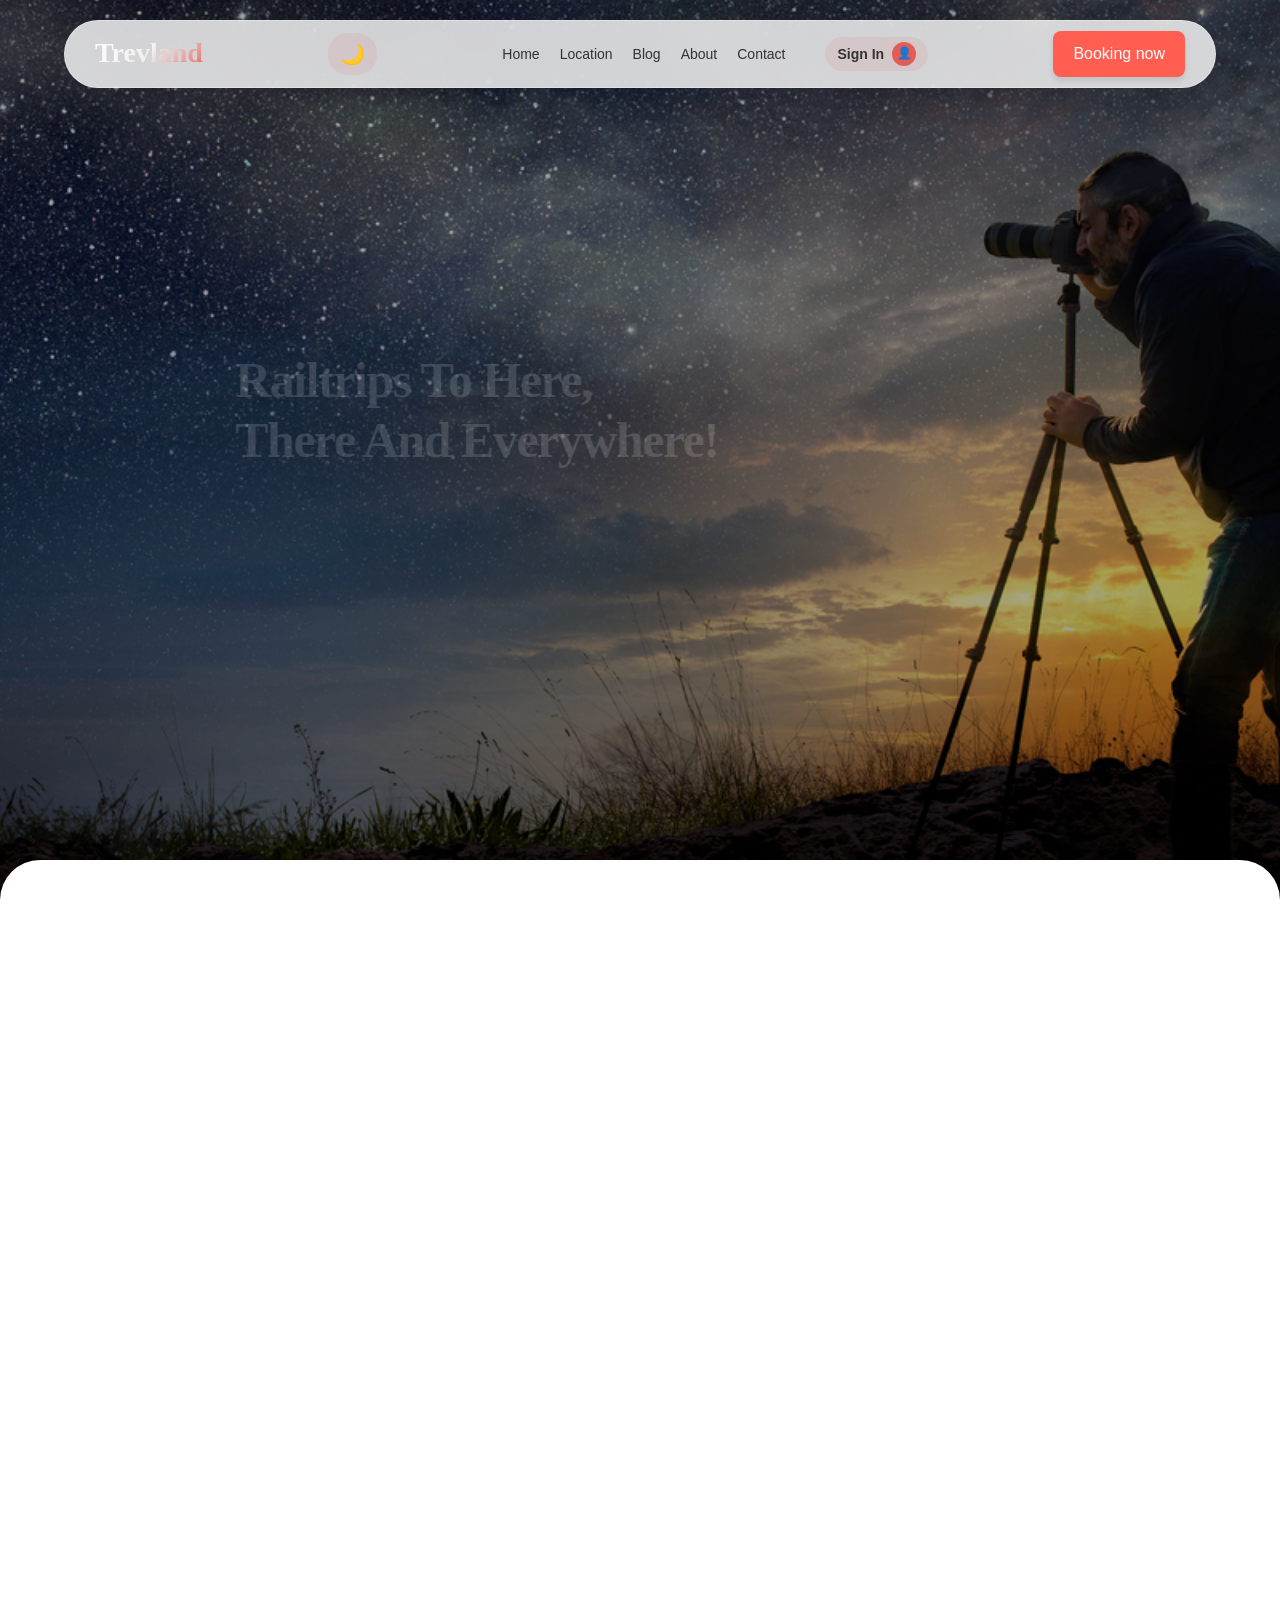
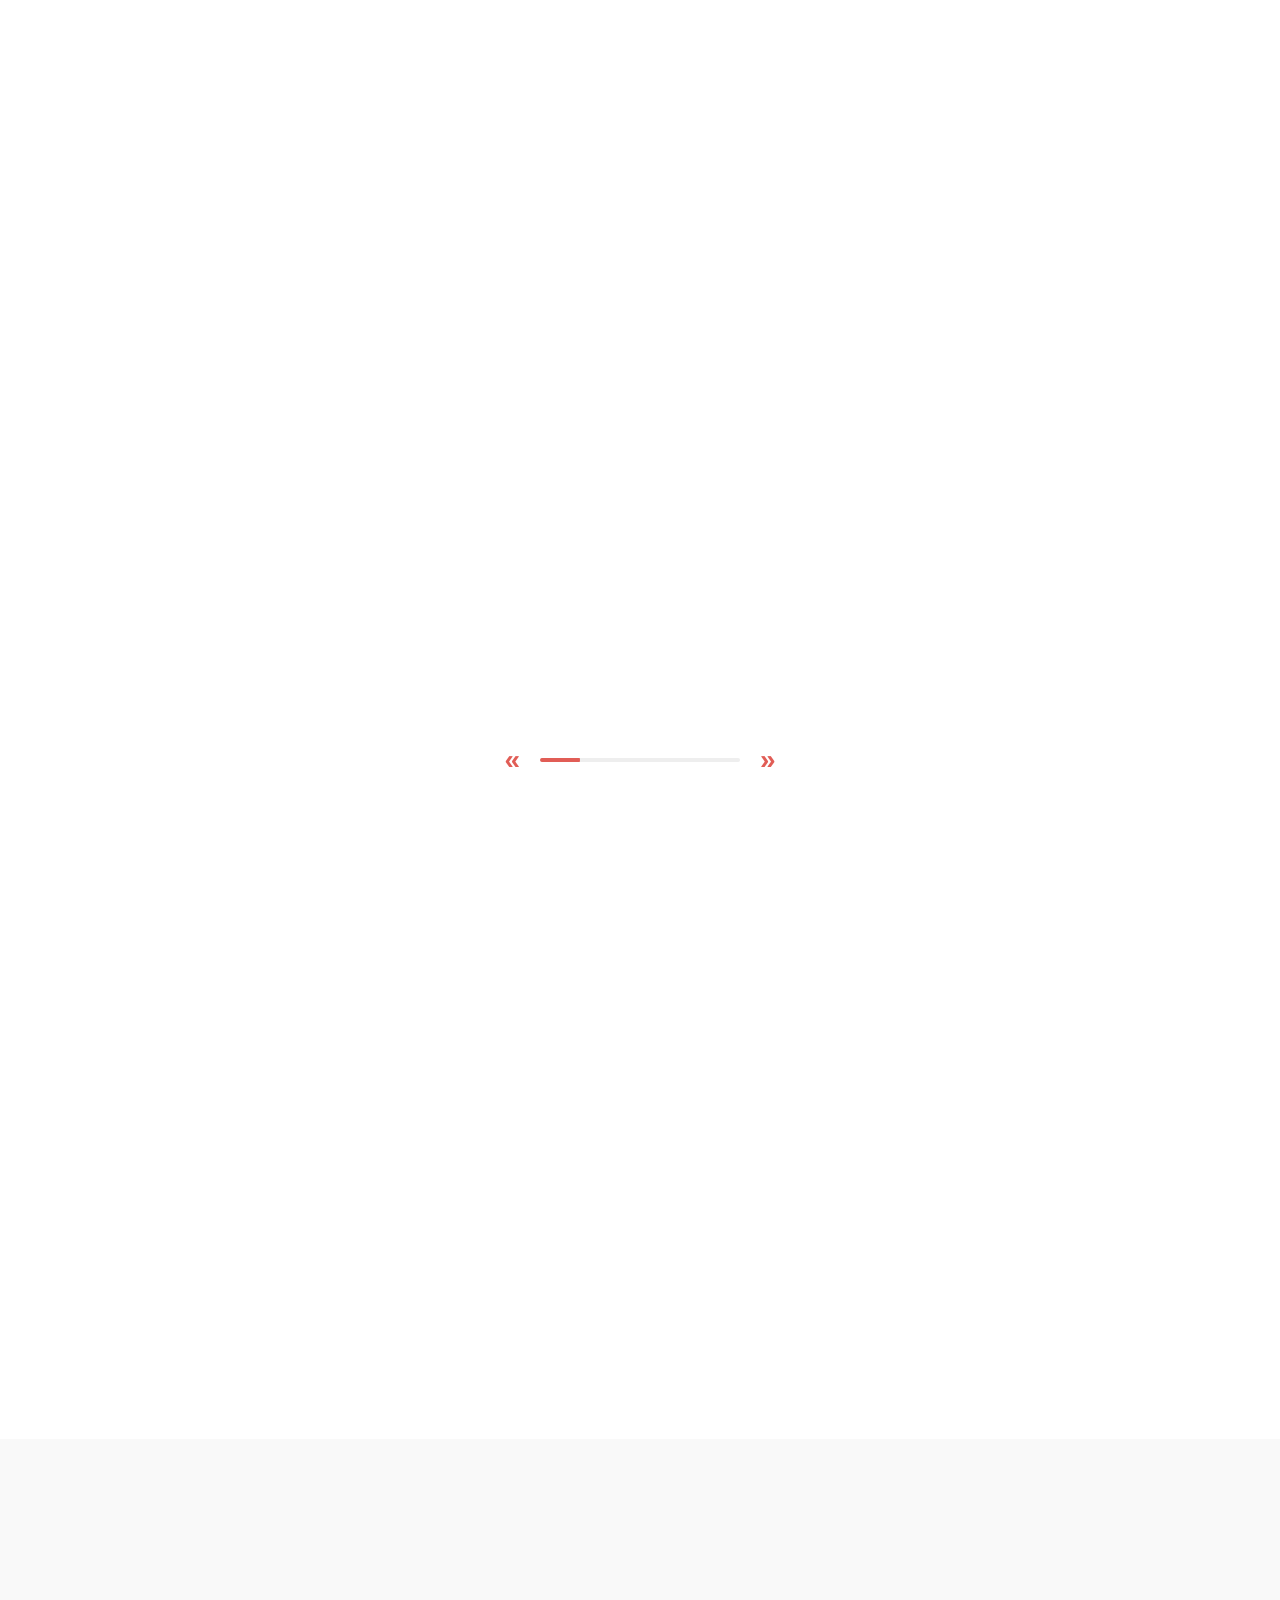
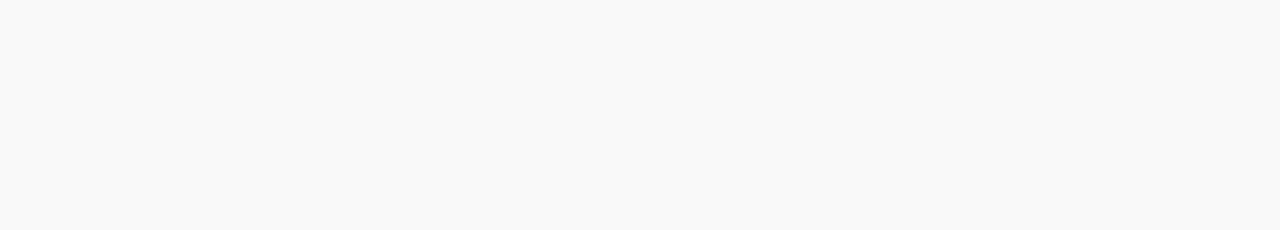
<file: tour-details.html>
<!DOCTYPE html>
<html lang="en">
<head>
    <meta charset="UTF-8">
    <meta name="viewport" content="width=device-width, initial-scale=1.0">
    <title>Tour Details - Trevland</title>
    <link href="https://fonts.googleapis.com/css2?family=Playfair+Display:wght@700;900&family=Poppins:wght@400;600;700&display=swap" rel="stylesheet">
    <link rel="stylesheet" href="css/main.css">
    <style>
        @media (max-width: 768px) {
    .tour-hero {
        padding: 80px 0 40px !important;
        text-align: center;
    }

    .tour-hero h1 {
        font-size: 28px !important; 
        line-height: 1.2;
    }

    .tour-content.container {
        display: flex;
        flex-direction: column; 
        gap: 30px;
        padding: 20px !important;
    }

    .tour-description h2 {
        font-size: 20px;
        margin-bottom: 15px;
    }

    .tour-features {
        display: grid;
        grid-template-columns: 1fr 1fr; 
        gap: 10px;
        margin-top: 20px;
    }

    .tour-features span {
        font-size: 13px;
        background: rgba(255, 255, 255, 0.05);
        padding: 10px;
        border-radius: 10px;
        display: flex;
        align-items: center;
        justify-content: center;
    }

    .tour-action-card {
        width: 100% !important;
        padding: 25px !important;
        background: rgba(225, 93, 86, 0.1) !important; 
        border: 1px solid rgba(225, 93, 86, 0.3) !important;
        border-radius: 20px;
        text-align: center;
        box-shadow: 0 10px 20px rgba(0,0,0,0.1);
    }

    .tour-action-card h3 {
        font-size: 18px;
    }

    .tour-action-card p {
        font-size: 16px;
        margin: 10px 0;
    }

    .btn-main {
        display: block;
        width: 100%;
        padding: 15px;
        font-size: 16px;
        text-align: center;
        background: #e15d56;
        color: white;
        text-decoration: none;
        border-radius: 12px;
    }

    /* 5. Кнопка "Назад" */
    .back-link {
        font-size: 14px;
        gap: 5px;
    }
}
body.dark-mode {
    background-color: #121212 !important; 
    color: #ffffff !important;            
}

body.dark-mode h1, 
body.dark-mode h2, 
body.dark-mode h3, 
body.dark-mode h4, 
body.dark-mode p, 
body.dark-mode span,
body.dark-mode li {
    color: #ffffff !important;
}

body.dark-mode section, 
body.dark-mode div:not(.header-pill) {
    background-color: transparent !important;
}
    </style>
</head>
<body class="tour-details-page">
    <header class="booking-page-header">
        <div class="container" style="display: flex; align-items: center; padding: 20px 0;">
            <a href="index.html" class="back-link">
                <svg width="24" height="24" viewBox="0 0 24 24" fill="none" stroke="currentColor" stroke-width="2" stroke-linecap="round" stroke-linejoin="round">
                    <line x1="19" y1="12" x2="5" y2="12"></line>
                    <polyline points="12 19 5 12 12 5"></polyline>
                </svg>
                <span>Back to Home</span>
            </a>
        </div>
    </header>

    <section class="tour-hero" id="tourHero">
        <div class="container">
            <h1 id="tourTitle">Loading...</h1>
        </div>
    </section>

    <section class="tour-content container">
        <div class="tour-description">
            <h2>About this journey</h2>
            <p id="tourDesc">Description will be here...</p>
            
            <div class="tour-features">
                <span>🚂 Scenic Route</span>
                <span>🏨 Luxury Stay</span>
                <span>🍽️ Meals Included</span>
            </div>
        </div>

        <div class="tour-action-card">
            <h3>Ready to go?</h3>
            <p>Starting from <strong>$450</strong></p>
            <a href="#" id="bookBtn" class="btn-main">Book This Trip Now</a>
        </div>
    </section>
    
    <script>
    const tourData = {
    "112": {
        title: "Statue of Liberty, USA",
        desc: "Standing tall as a beacon of hope and democracy, the Statue of Liberty is more than just a monument. Our journey starts with a scenic ferry ride across the New York Harbor, offering unbeatable views of the Manhattan skyline. You'll explore the pedestal museum, climb to the observation decks, and hear the stories of millions who arrived at Ellis Island in search of a new life.",
        itinerary: ["Ferry ride from Battery Park", "Liberty Island Museum tour", "Pedestal access & panoramic views", "Ellis Island Immigration Museum visit"],
        img: "img/statue.svg",
        price: "450"
    },
    "121": {
        title: "The Great Wall, China",
        desc: "One of the greatest engineering feats in human history. We take you to the Badaling and Mutianyu sections, where the wall snakes across the dramatic mountain ridges. This isn't just a walk; it's a journey through 2,000 years of history. Experience the high-speed rail from Beijing and enjoy a traditional lunch in a village at the foot of the mountains.",
        itinerary: ["High-speed train from Beijing", "Cable car ascent to the watchtowers", "Guided historical walk (3 hours)", "Traditional farm-to-table lunch"],
        img: "img/wall.svg", 
        price: "600"
    },
    "110": {
        title: "Dizin, Iran",
        desc: "Welcome to the highest ski resort in the Middle East! Dizin offers a unique combination of high-altitude powder snow and warm Persian sunshine. Located in the Alborz mountains, this resort is famous for its long seasons and relaxed atmosphere. Perfect for both professional skiers and those who just want to enjoy the spectacular mountain views and local tea houses.",
        itinerary: ["Mountain transfer from Tehran", "Full-day ski pass & equipment", "Traditional Persian dinner at 3,000m", "Stay at a cozy mountain lodge"],
        img: "img/dizin.svg",
        price: "380"
    },
    "133": {
        title: "Sajek Valley, Bangladesh",
        desc: "Known as the 'Queen of Hills', Sajek is where you can literally touch the clouds. This remote valley offers an escape from the modern world. Watch the sunrise over the Lushai hills and the sunset over the mist-covered valleys. It's a journey through ethnic villages and untouched nature that will stay in your heart forever.",
        itinerary: ["Chander Gari mountain drive", "Sunrise watch at Konglak Para", "Interaction with ethnic communities", "Stargazing at the valley resort"],
        img: "img/sajek.svg",
        price: "320"
    },
    "175": {
        title: "Osaka Castle, Japan",
        desc: "Step into the Sengoku period at one of Japan's most famous landmarks. Osaka Castle is a symbol of power and history, surrounded by massive stone walls and a scenic moat. During cherry blossom season, the castle grounds transform into a pink paradise. Explore the 8-story museum inside and enjoy the 360-degree view of the modern city from the top.",
        itinerary: ["Visit to the Main Tower & Museum", "Walk through Nishinomaru Garden", "Traditional matcha tea ceremony", "Local food tour in Dotonbori"],
        img: "img/osaka.svg",
        price: "550"
    }
};

    function loadTourDetails() {
        const urlParams = new URLSearchParams(window.location.search);
        const tourId = urlParams.get('id');

        if (tourId && tourData[tourId]) {
            const data = tourData[tourId];
            document.getElementById('tourTitle').innerText = data.title;
            document.getElementById('tourDesc').innerText = data.desc;
            
            const heroSection = document.getElementById('tourHero');
            heroSection.style.backgroundImage = `linear-gradient(rgba(0,0,0,0.4), rgba(0,0,0,0.4)), url('${data.img}')`;
            
            const bookBtn = document.getElementById('bookBtn');
            if(bookBtn) bookBtn.href = `booking.html?id=${tourId}`;
        } else {
            window.location.href = 'index.html';
        }
    }
    window.onload = loadTourDetails;
    const themeBtn = document.getElementById('theme-toggle');
    const body = document.body;

    if (localStorage.getItem('theme') === 'dark') {
        body.classList.add('dark-mode');
        if (themeBtn) themeBtn.innerText = '☀️';
    }

    if (themeBtn) {
        themeBtn.addEventListener('click', function(e) {
            e.stopPropagation();
            
            body.classList.toggle('dark-mode');
            if (body.classList.contains('dark-mode')) {
                localStorage.setItem('theme', 'dark'); 
                themeBtn.innerText = '☀️';
            } else {
                localStorage.setItem('theme', 'light'); 
                themeBtn.innerText = '🌙';
            }
        });
    }
</script>
</body>
</html>
</file>
<file: css/main.css>
html {
    scroll-behavior: smooth;
}
@import url('https://fonts.googleapis.com/css2?family=Gelasio:wght@500;600;700&family=Ribeye&family=Roboto:wght@400;500&display=swap');

* { margin: 0; padding: 0; box-sizing: border-box; }
body { font-family: 'Roboto', sans-serif; color: #333; line-height: 1.6; }
.container { max-width: 1140px; margin: 0 auto; padding: 0 20px; }

/* HERO */
.hero-wrapper {
    background: linear-gradient(rgba(0,0,0,0.3), rgba(0,0,0,0.3)), url('../img/nebo.svg') center/cover;
    min-height: 100vh; color: white; padding-top: 30px;
}
header { display: flex; justify-content: space-between; align-items: center; }
.logo {
    font-family: 'Ribeye', serif;
    font-size: 28px;
    font-weight: bold;
    text-decoration: none;
    display: inline-block;

    color: #e15d56; 

    background: linear-gradient(135deg, #ffffff 0%, #f1f1f1 50%, #e15d56 100%);
    -webkit-background-clip: text;
    background-clip: text; 
    -webkit-text-fill-color: transparent;

    transition: all 0.4s ease;
}
.hero-wrapper .logo {
    -webkit-text-fill-color: transparent; 
}
nav ul { display: flex; list-style: none; gap: 30px; }
nav a { text-decoration: none; color: white; font-size: 14px; }
.btn-top { background: #e15d56; color: white; padding: 10px 25px; border-radius: 5px; text-decoration: none; }
.hero { padding-top: 120px; }
.hero h1 {
    font-family: 'Gelasio', serif;
    font-size: 50px;
    letter-spacing: -1.5px; 
    font-weight: 700;
    margin-bottom: 20px;
}
.hero p { max-width: 450px; margin-bottom: 30px; opacity: 0.8; }
.btn-main { background: #e15d56; color: white; padding: 15px 40px; border-radius: 5px; text-decoration: none; display: inline-block; }

/* MAIN CONTENT */
.main-content { background: white; border-radius: 40px 40px 0 0; margin-top: -40px; padding: 80px 0; position: relative; }
.section-header { text-align: center; margin-bottom: 60px; }
.section-header h2 { font-family: 'Gelasio', serif; font-size: 32px; margin-bottom: 15px; }
.section-header p { color: #888; font-size: 14px; }

/* LOCATION GRID */
.location-grid { display: flex; gap: 30px; margin-bottom: 100px; }
.location-card { flex: 1; }
.location-card img { width: 100%; height: 350px; object-fit: cover; border-radius: 15px; margin-bottom: 15px; }
.location-card h3 { font-family: 'Gelasio', serif; font-size: 20px; margin-bottom: 10px; }
.location-card p { color: #888; font-size: 14px; }

/* SPECIAL OFFERS */
.offers-grid { display: flex; gap: 20px; }
.offer-card { flex: 1; font-size: 13px; }
.offer-card img { width: 100%; height: 160px; object-fit: cover; border-radius: 10px; margin-bottom: 10px; }
.offer-card h3 { font-family: 'Gelasio', serif; font-size: 16px; margin-bottom: 5px; }
.offer-card .meta { display: flex; justify-content: space-between; color: #aaa; margin-bottom: 5px; }
.offer-card .details { color: #ddd; margin-bottom: 5px; }
.offer-card .price { color: #ddd; }
.offer-card b { color: #444; font-size: 15px; }
.slider-controls { display: flex; align-items: center; justify-content: center; gap: 15px; margin-top: 40px; color: #eee; }
.slider-controls .line { width: 80px; height: 2px; background: #eee; position: relative; }
.slider-controls .line::after { content: ''; position: absolute; width: 30px; height: 2px; background: #e15d56; left: 40%; }

/* BLOG */
.blog-section { margin-top: 100px; }
.blog-grid { display: flex; gap: 40px; }
.blog-left { flex: 1; }
.blog-left img { width: 100%; height: 300px; object-fit: cover; border-radius: 15px; margin-bottom: 20px; }
.blog-right { flex: 1; display: flex; flex-direction: column; gap: 25px; }
.blog-item { display: flex; gap: 20px; }
.blog-item img { width: 150px; height: 100px; object-fit: cover; border-radius: 10px; }
.blog-left h3, .blog-item h4 { font-family: 'Gelasio', serif; margin-bottom: 10px; }
.blog-left p, .blog-item p { color: #888; font-size: 14px; margin-bottom: 10px; }
.author { font-weight: 500; font-size: 13px; color: #444; }

/* FOOTER */
.footer { background: #F9F9F9; padding: 80px 0 40px; }
.footer-content { display: flex; justify-content: space-between; align-items: flex-start; }
.footer-brand p { color: #666; font-size: 14px; margin-top: 10px; }
.footer-links { display: flex; flex-direction: column; gap: 10px; }
.footer-links h4 { margin-bottom: 10px; font-size: 16px; }
.footer-links a { text-decoration: none; color: #666; font-size: 14px; }
.footer-subscribe h4 { margin-bottom: 20px; }
.sub-form { display: flex; gap: 0; border: 1px solid #eee; border-radius: 5px; overflow: hidden; background: white; }
.sub-form input { border: none; padding: 10px 15px; outline: none; width: 150px; }
.sub-form button { background: #e15d56; color: white; border: none; padding: 10px 20px; cursor: pointer; }


.booking-form:hover {
    transform: translateY(-5px); 
    box-shadow: 0 15px 40px rgba(0,0,0,0.1);
}

.booking-form input, 
.booking-form select {
    border: 1px solid #e0e0e0;
    transition: all 0.3s ease;
}

.booking-form input:focus, 
.booking-form select:focus {
    border-color: #e15d56;
    box-shadow: 0 0 8px rgba(225, 93, 86, 0.2);
    background-color: #fff;
}

.total-price-display {
    background: #fff5f4;
    padding: 5px 20px;
    border-radius: 10px;
    border: 2px dashed #e15d56;
    display: inline-flex;
    align-items: center;
    color: #e15d56;
    font-size: 32px;
}

.total-price-display::before {
    content: 'Total cost:';
    font-size: 14px;
    color: #888;
    margin-right: 10px;
    font-weight: normal;
}

.btn-main {
    position: relative;
    overflow: hidden;
    transition: all 0.4s ease;
}

.btn-main:hover {
    background-color: #ff6b64;
    letter-spacing: 1px; 
    box-shadow: 0 8px 25px rgba(225, 93, 86, 0.4);
}
.slider-container {
    width: 100%;
    overflow: hidden; 
}

.offer-card {
    min-width: 220px; 
    flex-shrink: 0;
}

.form-row {
    display: flex;
    gap: 20px;
    flex-wrap: wrap; 
}

.form-step {
    flex: 1;
    min-width: 200px; 
}

.form-step h3 {
    font-size: 16px;
    color: #333;
    font-family: 'Gelasio', serif;
}

.form-step input, .form-step select {
    padding: 12px;
    border: 1px solid #eee;
    border-radius: 8px;
    background: #fdfdfd;
    outline: none;
    transition: 0.3s;
}

.form-step input:focus, .form-step select:focus {
    border-color: #e15d56;
}

.booking-form .btn-main {
    margin-top: 20px;
    width: 100%;
}

@media (max-width: 600px) {
    .form-row {
        flex-direction: column;
    }
}
.modal-overlay {
    position: fixed;
    top: 0;
    left: 0;
    width: 100%;
    height: 100%;
    background: rgba(0, 0, 0, 0.7);
    display: none;
    justify-content: center;
    align-items: center;
    z-index: 9999;
}

.modal-content {
    background: #fff;
    padding: 40px;
    border-radius: 20px;
    text-align: center;
    max-width: 450px;
    width: 90%;
    box-shadow: 0 15px 50px rgba(0,0,0,0.2);
}

.success-icon {
    width: 70px;
    height: 70px;
    background: #4CAF50;
    color: #fff;
    font-size: 35px;
    line-height: 70px;
    border-radius: 50%;
    margin: 0 auto 20px;
}

.booking-form .form-row {
    display: flex;
    gap: 20px;
    margin-bottom: 20px;
}

.form-step {
    flex: 1;
}

@media (max-width: 600px) {
    .booking-form .form-row {
        flex-direction: column;
        gap: 0;
    }
}


.step-block {
    display: none; 
    flex-direction: column;
    gap: 20px;
}

.step-block.active {
    display: flex; 
    animation: fadeInStep 0.4s ease;
}

.booking-preview {
    flex: 0 0 350px;
    min-height: 450px;
    background: linear-gradient(135deg, #e15d56 0%, #ba4a44 100%);
    border-radius: 20px;
    display: flex;
    align-items: flex-end;
    padding: 30px;
    color: white;
    box-shadow: 0 10px 30px rgba(225, 93, 86, 0.2);
}

.step-indicator {
    margin-top: 20px;
    display: inline-block;
    padding: 5px 15px;
    background: rgba(255, 255, 255, 0.2);
    border-radius: 20px;
    font-size: 14px;
}

.btn-next, .btn-prev {
    padding: 12px 25px;
    border-radius: 8px;
    border: none;
    cursor: pointer;
    font-family: inherit;
    font-weight: 600;
}

.btn-next { background: #e15d56; color: #fff; }
.btn-prev { background: #f0f0f0; color: #333; }

@keyframes fadeInStep {
    from { opacity: 0; transform: translateY(10px); }
    to { opacity: 1; transform: translateY(0); }
}

.booking-page {
    min-height: 100vh;
    background:  #ffffff
                url('../img/booking-bg.jpg') no-repeat center center fixed;
    background-size: cover;
    display: flex;
    flex-direction: column;
    justify-content: center;
    align-items: center;
    padding: 100px 20px 50px;
}

.main-container {
    max-width: 1000px;
    width: 100%;
}

.booking-title {
    color: rgb(209, 131, 131);
    text-align: center;
    font-size: 3rem;
    margin-bottom: 40px;
    text-shadow: 2px 2px 10px rgba(0,0,0,0.5);
}

.booking-wrapper {
    background: #ffffff;
    border-radius: 30px;
    display: flex;
    overflow: hidden;
    box-shadow: 0 15px 40px rgba(0, 0, 0, 0.05); 
    border: 1px solid rgba(255, 255, 255, 1);
    max-width: 1000px;
    width: 100%;
}

.booking-form {
    flex: 1;
    padding: 40px;
}

.step-block { display: none; flex-direction: column; gap: 20px; }
.step-block.active { display: flex; animation: fadeIn 0.4s ease; }

.field h3 { font-size: 14px; color: #666; margin-bottom: 8px; text-transform: uppercase; }
.field input, .field select {
    width: 100%;
    padding: 12px;
    border: 1px solid #ddd;
    border-radius: 10px;
    font-size: 16px;
}

.input-group { display: flex; gap: 20px; }
.input-group .field { flex: 1; }

.booking-sidebar {
    background: #e15d56;
    padding: 40px;
    color: white;
    display: flex;
    flex-direction: column;
    justify-content: center;
}

.badge {
    margin-top: 20px;
    background: rgba(255,255,255,0.2);
    padding: 5px 15px;
    border-radius: 20px;
    display: inline-block;
}

.btn-next, .btn-main {
    background: #e15d56;
    color: white;
    border: none;
    padding: 15px;
    border-radius: 12px;
    cursor: pointer;
    font-weight: bold;
    margin-top: 10px;
}

.btn-row { display: flex; gap: 10px; }
.btn-prev { background: #f0f0f0; flex: 1; border: none; border-radius: 12px; }
.btn-next { flex: 2; }

.booking-page-header {
    background: transparent !important; 
    border-bottom: 1px solid rgba(0, 0, 0, 0.05); 
    position: absolute;
    top: 0;
    width: 100%;
    z-index: 100;
    box-shadow: none !important;
}

.booking-page-header .logo {
    color: #333 !important;
    font-weight: 700;
}

.booking-page-header .btn-book {
    background: transparent !important;
    color: #e15d56 !important;
    border: 2px solid #e15d56 !important;
    border-radius: 8px;
    padding: 8px 20px;
    transition: all 0.3s;
}

.booking-page-header .btn-book:hover {
    background: #e15d56 !important;
    color: white !important;
}

@keyframes fadeIn { from { opacity: 0; transform: translateY(10px); } to { opacity: 1; transform: translateY(0); } }

.booking-page-body .nav-links a, 
.booking-page-body .logo,
.booking-page-body h3, 
.booking-page-body label {
    display: inline-block !important; 
    visibility: visible !important;   
    opacity: 1 !important;            
    color: #000000 !important;       
    font-weight: 800 !important;      
}

.booking-page-body nav a {
    color: #1a1a1a !important;
    text-decoration: none !important;
}

.booking-page-body .nav-links, 
.booking-page-body nav ul {
    display: none !important;
}

.booking-page-body .logo {
    text-decoration: none !important;
    cursor: pointer;
    display: block !important; 
}

.modal {
    display: none;
    position: fixed;
    top: 0; left: 0; width: 100%; height: 100%;
    background: rgba(0,0,0,0.8);
    justify-content: center;
    align-items: center;
    z-index: 1000;
}
.modal-content {
    background: white;
    padding: 40px;
    border-radius: 20px;
    text-align: center;
    max-width: 400px;
    animation: popIn 0.3s ease;
}
.success-icon {
    font-size: 50px;
    color: #27ae60;
    margin-bottom: 20px;
}
@keyframes popIn {
    from { transform: scale(0.8); opacity: 0; }
    to { transform: scale(1); opacity: 1; }
}

.tour-hero {
    height: 60vh;
    background-size: cover;
    background-position: center;
    display: flex;
    align-items: center;
    justify-content: center;
    color: white;
    text-align: center;
}

.tour-hero h1 {
    font-size: 4rem;
    text-shadow: 2px 4px 15px rgba(0,0,0,0.5);
}

.tour-content {
    display: grid;
    grid-template-columns: 2fr 1fr;
    gap: 50px;
    padding: 60px 20px;
    background: #fff;
}

.tour-features {
    display: flex;
    gap: 20px;
    margin-top: 30px;
}

.tour-features span {
    background: #f0f0f0;
    padding: 10px 20px;
    border-radius: 50px;
    font-size: 14px;
}

.tour-action-card {
    background: #f9f9f9;
    padding: 30px;
    border-radius: 20px;
    text-align: center;
    border: 1px solid #eee;
    height: fit-content;
}

.btn-details, .btn-details:visited {
    color: #000000 !important; 
    text-decoration: none;
    font-weight: bold;
}

.btn-details:hover {
    color: #ff5e51 !important; 
}

#specialProgress {
    transition: transform 0.2s ease-out;
    will-change: transform;
}

.btn-details, .btn-details:visited {
    color: #000000 !important; 
    text-decoration: none;
    font-weight: bold;
}

.offers-slider {
    display: flex;
    gap: 25px;
    padding: 20px 0;
    overflow-x: auto; 
    scroll-behavior: smooth;
    scrollbar-width: none; 
}
.offers-slider::-webkit-scrollbar {
    display: none; 
}

.slider-controls {
    display: flex;
    align-items: center;
    justify-content: center;
    gap: 20px;
    margin-top: 30px;
}

.progress-bar {
    width: 200px;
    height: 4px;
    background: #eee;
    position: relative;
    border-radius: 2px;
    overflow: hidden; 
}

.progress-fill {
    position: absolute;
    width: 40px;
    height: 8px;
    background: #e15d56;
    top: -2px;
    left: 0; 
    border-radius: 4px;
    cursor: pointer;
}

.prev-btn, .next-btn {
    cursor: pointer;
    font-size: 28px;
    color: #e15d56;
    user-select: none;
    font-weight: bold;
}

.prev-btn, 
.next-btn, 
.progress-bar, 
.progress-fill {
    cursor: pointer !important;
}

.progress-bar {
    overflow: hidden; 
}

nav a:not(.btn-top), .nav-links a:not(.btn-top) {
    text-decoration: none;
    color: #ffffff; 
    position: relative;
    padding-bottom: 5px;
    transition: color 0.3s ease;
}

nav a:not(.btn-top)::after, .nav-links a:not(.btn-top)::after {
    content: '';
    position: absolute;
    width: 0;
    height: 2px;
    bottom: 0;
    left: 0;
    background-color: #ff5e51;
    transition: width 0.3s ease;
}

nav a:not(.btn-top):hover::after, .nav-links a:not(.btn-top):hover {
    width: 100%;
}

.btn-top {
    text-decoration: none;
    background-color: #ff5e51; 
    color: white !important;
    padding: 10px 20px;
    border-radius: 8px;
    display: inline-block;
    transition: all 0.3s ease; 
    box-shadow: 0 4px 6px rgba(0, 0, 0, 0.1);
}

.btn-top:hover {
    background-color: #e14d42; 
    transform: translateY(-3px); 
    box-shadow: 0 7px 14px rgba(255, 94, 81, 0.3); 
}

.btn-top:active {
    transform: translateY(-1px); 
}

.hero-content {
    filter: blur(0px); 
    transition: filter 1s ease;
}

.hero-content h1 {
    line-height: 1.2;
    margin-bottom: 20px;
    backface-visibility: hidden;
}

#exploreHero:hover {
    animation: pulse 1s infinite;
}

@keyframes pulse {
    0% { transform: scale(1); }
    50% { transform: scale(1.05); }
    100% { transform: scale(1); }
}

.location-grid {
    display: flex;
    justify-content: space-between;
    gap: 30px;
    margin-top: 50px;
}

.location-card {
    flex: 1;
    background: #fff;
    padding: 20px;
    border-radius: 15px;
    text-align: left;
    transition: transform 0.4s ease, box-shadow 0.4s ease; 
}

.location-card:hover {
    transform: translateY(-10px); 
    box-shadow: 0 15px 35px rgba(0, 0, 0, 0.1); 
}

.location-card img {
    width: 100%;
    border-radius: 10px;
    transition: transform 0.5s ease;
}

.location-card:hover img {
    transform: scale(1.03);
}

.location-card h3 {
    margin: 15px 0 10px;
    font-size: 20px;
    color: #333;
}

.location-card p {
    color: #777;
    line-height: 1.6;
    font-size: 14px;
}

.offers-slider {
    display: flex;
    gap: 20px;
    padding: 20px 0; 
    overflow-x: auto;
    scroll-behavior: smooth;
}

.offer-card {
    min-width: 300px;
    background: #fff;
    border-radius: 20px;
    box-shadow: 0 10px 30px rgba(0,0,0,0.05);
    transition: all 0.4s cubic-bezier(0.165, 0.84, 0.44, 1);
    cursor: pointer;
}

.offer-card:hover {
    transform: translateY(-10px);
    box-shadow: 0 20px 40px rgba(225, 93, 86, 0.15);
}

.offer-card img {
    transition: transform 0.5s ease;
}

.offer-card:hover img {
    transform: scale(1.05); 
}

.btn-details {
    transition: background 0.3s, transform 0.2s;
}

.btn-details:active {
    transform: scale(0.95); 
}

.blog-grid {
    display: flex;
    gap: 40px;
    align-items: flex-start;
}

.blog-left {
    flex: 1.2; 
}

.blog-right {
    flex: 1;
    display: flex;
    flex-direction: column;
    gap: 25px;
}

.blog-item {
    display: flex;
    gap: 20px;
    align-items: center;
    transition: transform 0.3s ease;
}

.blog-item:hover {
    transform: translateX(10px); 
}

.blog-item img {
    width: 120px;
    height: 100px;
    object-fit: cover;
    border-radius: 12px;
}

.blog-left img {
    width: 100%;
    border-radius: 20px;
    margin-bottom: 20px;
    transition: transform 0.5s ease;
}

.blog-left:hover img {
    transform: scale(1.02);
}

.footer-content {
    display: flex;
    justify-content: space-between;
    gap: 40px;
    flex-wrap: wrap; 
}

.footer-links h4, .footer-subscribe h4 {
    margin-bottom: 25px;
    font-size: 18px;
    text-transform: uppercase;
    color: #333;
}

.footer-links a {
    display: block;
    text-decoration: none;
    color: #777;
    margin-bottom: 12px;
    transition: all 0.3s ease;
}

.footer-links a:hover {
    color: #e15d56;
    padding-left: 5px; 
}

.sub-form {
    display: flex;
    background: #fff;
    padding: 5px;
    border-radius: 12px;
    box-shadow: 0 5px 15px rgba(0,0,0,0.05);
}

.sub-form input {
    border: none;
    padding: 10px 15px;
    outline: none;
    flex: 1;
}

.btn-send {
    background: #e15d56;
    color: white;
    border: none;
    padding: 10px 25px;
    border-radius: 10px;
    cursor: pointer;
    transition: transform 0.3s ease, background 0.3s ease;
}

.btn-send:hover {
    background: #c94a43;
    transform: scale(1.05);
}

.soc-icon {
    display: inline-block;
    width: 35px;
    height: 35px;
    background: #eee;
    text-align: center;
    line-height: 35px;
    border-radius: 50%;
    margin-right: 10px;
    cursor: pointer;
    transition: 0.3s;
}

.soc-icon:hover {
    background: #e15d56;
    color: #fff;
    transform: rotate(360deg); 
}


.user-icon-btn {
    display: flex;
    align-items: center;
    gap: 10px;
    background: rgba(255, 255, 255, 0.1);
    padding: 8px 15px;
    border-radius: 30px;
    border: 1px solid rgba(255, 255, 255, 0.2);
    transition: all 0.3s ease;
    cursor: pointer;
}

.user-icon-btn:hover {
    background: rgba(255, 255, 255, 0.2);
    transform: translateY(-2px);
    box-shadow: 0 5px 15px rgba(0,0,0,0.1);
}

.user-avatar-mini {
    background: #e15d56;
    width: 25px;
    height: 25px;
    display: flex;
    align-items: center;
    justify-content: center;
    border-radius: 50%;
    font-size: 14px;
    color: white;
}

#user-name-label {
    font-size: 14px;
    font-weight: 600;
    text-transform: none; 
}

nav ul {
    display: flex;
    align-items: center;
    width: 100%; 
}

.nav-user-item {
    margin-left: auto; 
    padding-left: 20px;
}

#auth-modal {
    display: none; 
    position: fixed;
    top: 0;
    left: 0;
    width: 100%;
    height: 100%;
    z-index: 10000; 
    background: rgba(0,0,0,0.7);
    backdrop-filter: blur(10px);
}

.nav-user-item {
    margin-left: auto; 
    display: flex;
    align-items: center;
}

.user-icon-btn {
    text-decoration: none;
    padding: 10px 20px;
    background: rgba(225, 93, 86, 0.1); 
    border-radius: 50px;
    border: 1px solid rgba(225, 93, 86, 0.3);
    display: flex;
    align-items: center;
    gap: 12px;
    cursor: pointer !important; 
    pointer-events: auto; 
    z-index: 1001;
}

.user-icon-btn span {
    color: white;
    font-size: 14px;
    font-weight: 600;
}

@media (max-width: 768px) {
    body {
        overflow-x: hidden;
        width: 100%;
    }
    
    .container {
        padding: 0 15px !important;
        max-width: 100% !important;
    }

    header.container {
        flex-direction: column !important; 
        gap: 15px;
        padding-top: 20px !important;
    }

    .logo {
        font-size: 32px !important;
    }

    nav ul {
        flex-wrap: wrap !important; 
        justify-content: center !important;
        gap: 15px !important;
        padding: 0;
    }

    .nav-user-item {
        background: rgba(255,255,255,0.1);
        padding: 5px 10px;
        border-radius: 8px;
    }

    .btn-top {
        width: 100%;
        text-align: center;
        margin-top: 10px;
    }

    .hero {
        padding-top: 60px !important;
        text-align: center;
    }

    .hero h1 {
        font-size: 32px !important; 
        line-height: 1.2;
    }

    .hero p {
        margin: 0 auto 25px auto;
    }

    .location-grid {
        flex-direction: column !important; 
        align-items: center;
        gap: 40px !important;
    }

    .location-card {
        width: 100% !important;
    }

    .location-card img {
        height: 250px !important; 
    }

    .section-header p br {
        display: none; 
    }
    .profile-container, .booking-wrapper {
        flex-direction: column !important;
        width: 100% !important;
        padding: 20px !important;
    }

    input, select, textarea {
        width: 100% !important; 
        font-size: 16px !important; 
    }

    .tour-details-grid {
        display: flex;
        flex-direction: column !important;
    }
    
    .tour-image-large {
        height: auto !important;
        width: 100% !important;
    }
.booking-dates, .date-picker-container, .dates-row {
    display: flex !important;
    flex-direction: column !important; 
    gap: 15px !important;
    width: 100% !important;
}

.booking-dates input, .date-input {
    width: 100% !important; 
    max-width: none !important;
    box-sizing: border-box !important; 
}

.booking-dates label {
    display: block;
    margin-bottom: 5px;
    text-align: left;
}
    html, body {
        overflow-x: hidden !important;
        width: 100% !important;
    }
    .booking-form div[style*="display: flex"], 
    #booking-step-2 div[style*="display: flex"] {
        flex-direction: column !important;
        align-items: center !important;
        width: 100% !important;
    }

    .booking-form div[style*="display: flex"] > div {
        width: 100% !important;
        margin-right: 0 !important; 
    }

    input[type="date"], select {
        width: 100% !important;
        box-sizing: border-box !important;
    }

    div[style*="background: white"], div[style*="background:white"] {
        width: 95% !important;
        max-width: 100% !important;
        margin: 10px auto !important;
        padding: 20px !important;
        box-sizing: border-box !important;
    }
    .booking-form div:has(> .field), 
    #booking-step-2 div[style*="display: flex"] {
        flex-direction: column !important;
        gap: 15px !important;
    }
    .field {
        width: 100% !important;
        margin-right: 0 !important;
        display: block !important;
    }

    .field h3 {
        margin-bottom: 5px !important;
        font-size: 14px !important;
        text-align: left !important;
    }

    .field input[type="date"] {
        width: 100% !important;
        display: block !important;
        padding: 12px !important;
        box-sizing: border-box !important; 
    }
}

.bookings-section {
    margin: 25px 0;
    text-align: left;
    padding: 0 10px;
}
.bookings-section h3 {
    font-size: 16px;
    margin-bottom: 15px;
    color: #e15d56;
}
.booking-card {
    background: rgba(255,255,255,0.05);
    border: 1px solid rgba(255,255,255,0.1);
    padding: 15px;
    border-radius: 15px;
    margin-bottom: 10px;
}
.no-data {
    font-size: 13px;
    opacity: 0.5;
    text-align: center;
}

.bookings-grid {
    display: flex;
    flex-direction: column;
    gap: 15px;
    margin-top: 20px;
}

.booking-card {
    background: rgba(255, 255, 255, 0.07);
    border-radius: 18px;
    padding: 20px;
    display: flex;
    justify-content: space-between;
    align-items: center;
    border: 1px solid rgba(255, 255, 255, 0.1);
    transition: 0.3s;
}

.booking-card:hover {
    background: rgba(255, 255, 255, 0.12);
    transform: scale(1.02);
}

.trip-info h4 {
    margin: 0;
    font-size: 18px;
    color: #fff;
}

.trip-details {
    font-size: 13px;
    opacity: 0.6;
    margin-top: 5px;
}

.trip-price {
    font-size: 20px;
    font-weight: bold;
    color: #4CAF50;
}

.status-badge {
    padding: 5px 12px;
    border-radius: 20px;
    font-size: 11px;
    background: rgba(76, 175, 80, 0.2);
    color: #4CAF50;
    margin-top: 8px;
    display: inline-block;
}

.back-home-link {
    display: flex !important;
    align-items: center !important;
    gap: 8px !important;
    color: #fca311 !important; 
    text-decoration: none !important;
    font-size: 14px !important;
    margin-bottom: 30px !important;
    transition: 0.3s;
}

.back-home-link:hover {
    color: #ffffff !important;
    opacity: 0.8;
}
.back-home-link:hover svg {
    stroke: #ffffff !important;
}

.auth-tabs {
    display: flex;
    gap: 10px;
    margin-bottom: 20px;
    border-bottom: 1px solid #eee;
}

.auth-tab {
    flex: 1;
    padding: 10px;
    border: none;
    background: none;
    cursor: pointer;
    font-weight: bold;
    color: #888;
    transition: 0.3s;
}

.auth-tab.active {
    color: #e15d56;
    border-bottom: 2px solid #e15d56;
}

.hidden { display: none !important; }

.explore-btn {
    display: inline-block;
    margin-top: 10px;
    padding: 8px 20px;
    background-color: #ff7e67; 
    color: white;
    text-decoration: none;
    border-radius: 25px;
    font-size: 14px;
    font-weight: 500;
    transition: all 0.3s ease;
    border: 2px solid transparent;
}

.explore-btn:hover {
    background-color: transparent;
    color: #ff7e67;
    border-color: #ff7e67;
    transform: translateY(-2px);
}

.offer-info {
    padding: 15px;
    text-align: left; 
}

.offer-info h3 {
    margin-bottom: 5px;
    font-family: 'Gelasio', serif;
}

.back-link {
    display: flex;
    align-items: center;
    gap: 12px;
    text-decoration: none;
    color: #333; 
    font-weight: 500;
    font-family: 'Poppins', sans-serif;
    transition: all 0.3s ease;
}

.back-link svg {
    transition: transform 0.3s ease;
}

.back-link:hover {
    color: #ff7e67; 
}

.back-link:hover svg {
    transform: translateX(-5px); 
    stroke: #ff7e67;
}

.back-link span {
    font-size: 16px;
    letter-spacing: 0.5px;
}

.tour-features {
    border-top: 1px solid #eee;
    padding-top: 20px;
}

.feature-item {
    font-size: 15px;
    color: #444;
    display: flex;
    flex-direction: column;
}

.feature-item strong {
    color: #000;
    margin-bottom: 4px;
}

@media (max-width: 768px) {
    .tour-description .container {
        flex-direction: column;
    }
    .booking-card {
        order: -1; 
    }
}
html {
    scroll-behavior: smooth; 
}

#home {
    scroll-margin-top: 150px; 
}
</file>
